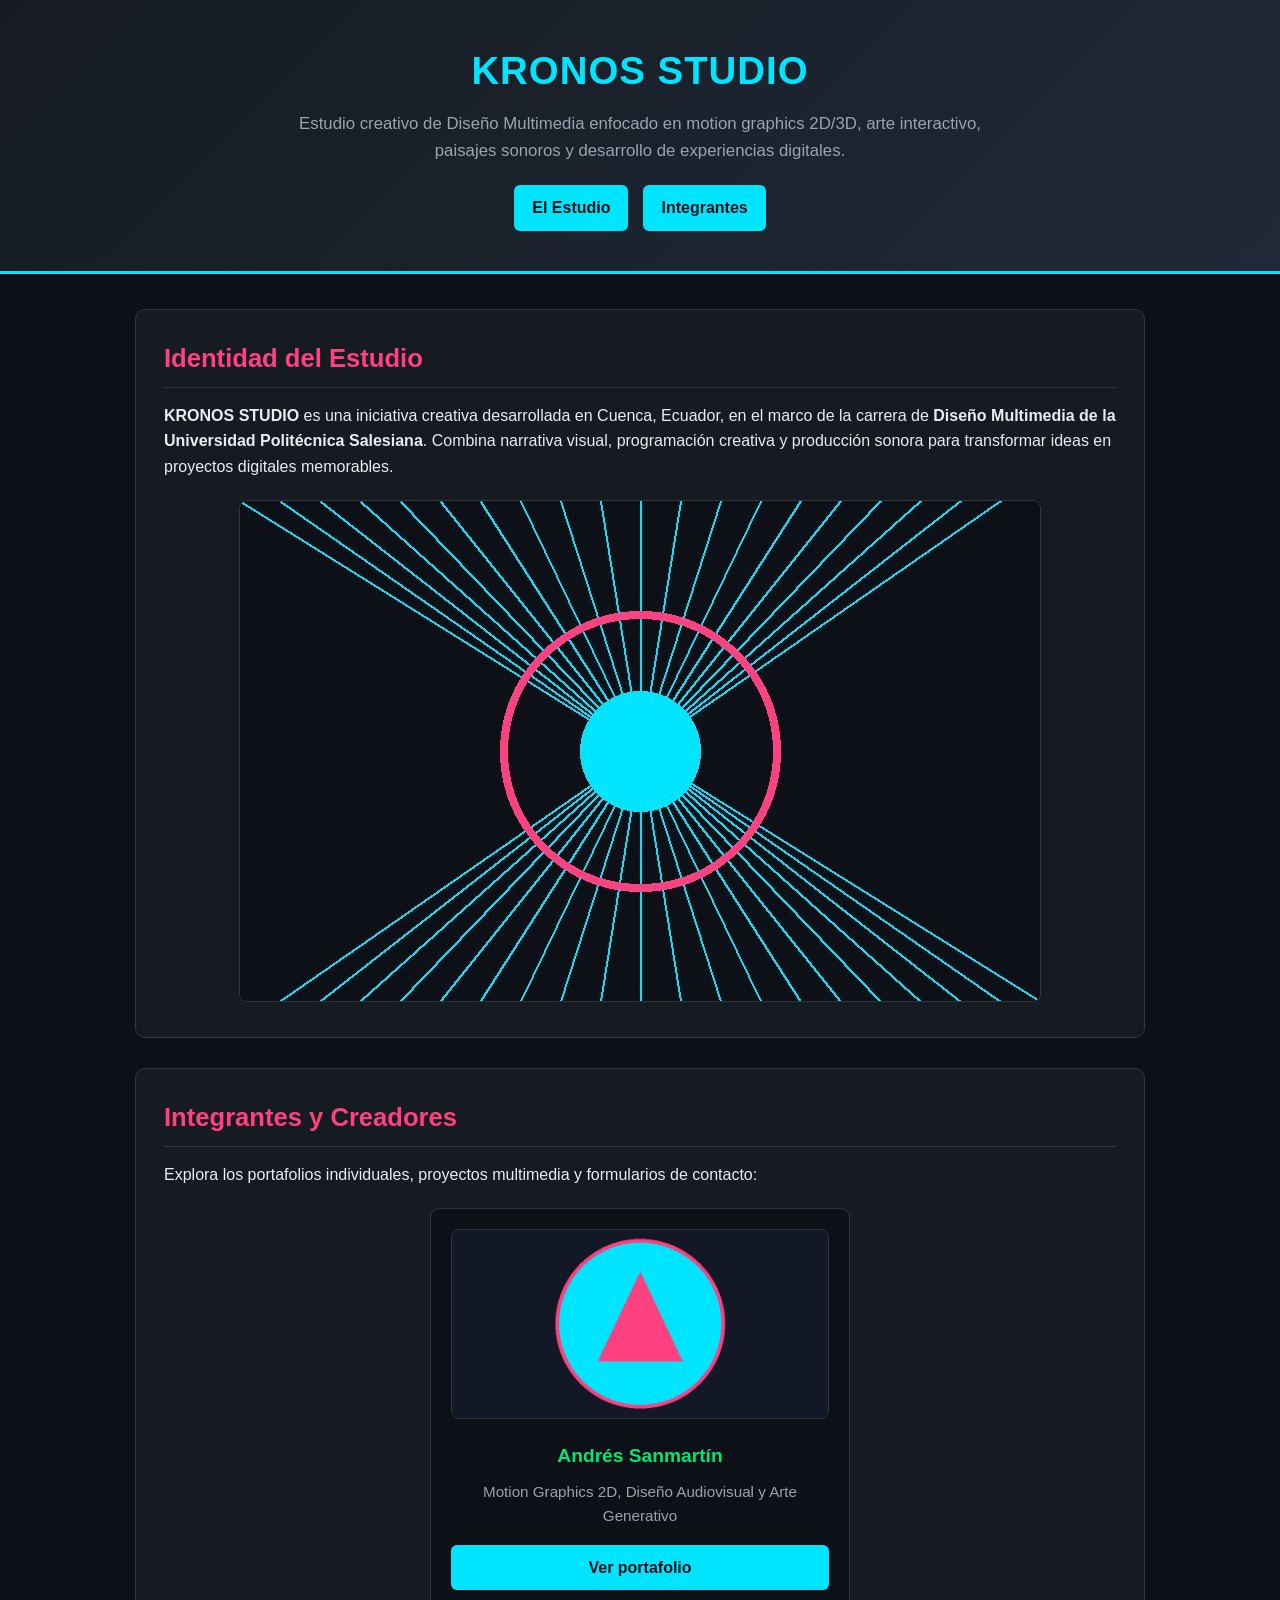
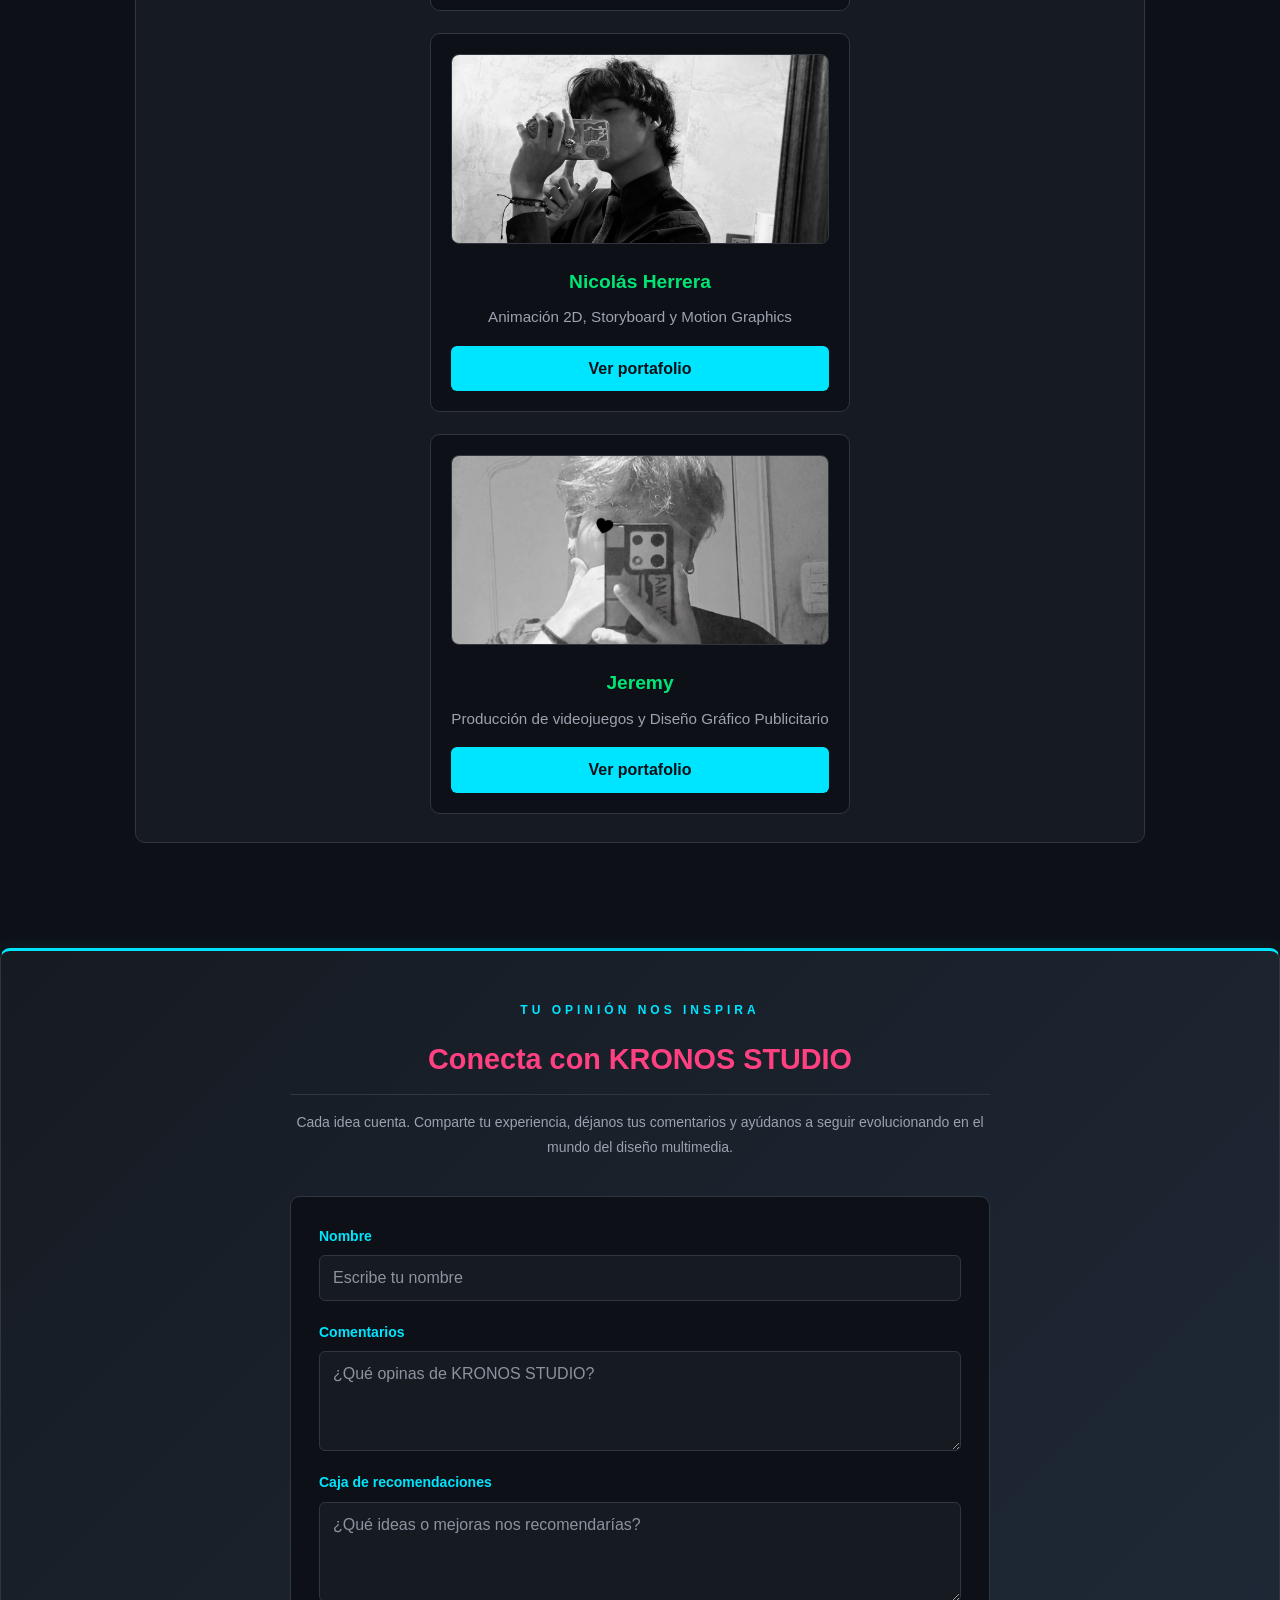
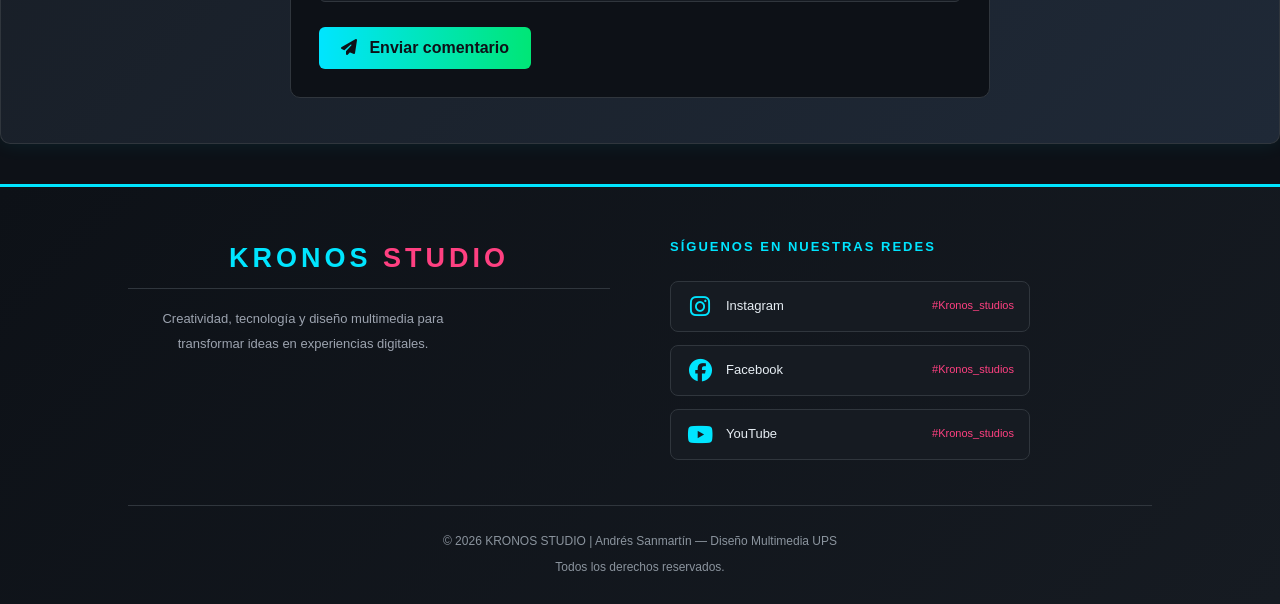
<file: index.html>
<!DOCTYPE html>
<html lang="es">
<head>
    <meta charset="UTF-8">
    <meta name="viewport" content="width=device-width, initial-scale=1.0">
    <meta name="description" content="KRONOS STUDIO - Estudio de Diseño Multimedia, Motion Graphics, Audio Digital y Experiencias Interactivas por Andrés Sanmartín.">
    <title>KRONOS STUDIO | Estudio de Diseño Multimedia</title>
    <link rel="stylesheet" href="estilos.css">
    <link rel="stylesheet" href="https://cdnjs.cloudflare.com/ajax/libs/font-awesome/6.5.2/css/all.min.css">
</head>
<body>

    <header class="hero-header">
        <h1>KRONOS STUDIO</h1>
        <p>
            Estudio creativo de Diseño Multimedia enfocado en motion graphics 2D/3D, 
            arte interactivo, paisajes sonoros y desarrollo de experiencias digitales.
        </p>
        <nav class="nav-bar">
            <a href="#sobre-el-estudio">El Estudio</a>
            <a href="#creador">Integrantes</a>
        </nav>
    </header>

    <main class="container">

        <section id="sobre-el-estudio">
            <h2>Identidad del Estudio</h2>
            <p>
                <strong>KRONOS STUDIO</strong> es una iniciativa creativa desarrollada en Cuenca, Ecuador, en el marco de la carrera de 
                <strong>Diseño Multimedia de la Universidad Politécnica Salesiana</strong>. Combina narrativa visual, 
                programación creativa y producción sonora para transformar ideas en proyectos digitales memorables.
            </p>
            <div class="banner-box">
                <img src="imagenes/portada.jpg" alt="Identidad visual geométrica y luminosa de Kronos Studio">
            </div>
        </section>

        <section id="creador">
            <h2>Integrantes y Creadores</h2>
            <p>Explora los portafolios individuales, proyectos multimedia y formularios de contacto:</p>

            <div class="grid-cards" style="max-width: 420px; margin: 20px auto 0 auto;">
                <article class="card">
                    <div>
                        <img src="imagenes/andres.jpg" alt="Avatar ilustrado de Andrés Sanmartín">
                        <h3>Andrés Sanmartín</h3>
                        <p>Motion Graphics 2D, Diseño Audiovisual y Arte Generativo</p>
                    </div>
                    <a class="btn-link" href="integrantes/andres/sanmar.html">Ver portafolio</a>
                </article>
                <article class="card">
                    <div>
                        <img src="imagenes/nicolas.jpg" alt="Avatar geométrico de Nicolás Herrera">
                        <h3>Nicolás Herrera</h3>
                        <p>Animación 2D, Storyboard y Motion Graphics</p>
                    </div>
                    <a class="btn-link" href="integrantes/nicolas/index.html">Ver portafolio</a>
                </article>
                <article class="card">
                    <div>
                        <img src="imagenes/jeremy.jpeg" alt="Fotografía de Jeremy Arévalo">
                        <h3>Jeremy</h3>
                        <p>Producción de videojuegos y Diseño Gráfico Publicitario</p>
                    </div>
                    <a class="btn-link" href="integrantes/jeremy/index.html">Ver portafolio</a>
                </article>
            </div>
        </section>

    </main>

<!-- SECCIÓN DE COMENTARIOS Y RECOMENDACIONES -->

<section id="comentarios" class="feedback-section">

    <div class="feedback-header">
        <span class="feedback-etiqueta">TU OPINIÓN NOS INSPIRA</span>
        <h2>Conecta con KRONOS STUDIO</h2>
        <p>
            Cada idea cuenta. Comparte tu experiencia, déjanos tus
            comentarios y ayúdanos a seguir evolucionando
            en el mundo del diseño multimedia.
        </p>
    </div>

    <form class="feedback-form">

        <div class="feedback-group">
            <label for="nombre-feedback">Nombre</label>
            <input
                type="text"
                id="nombre-feedback"
                name="nombre"
                placeholder="Escribe tu nombre"
                required>
        </div>

        <div class="feedback-group">
            <label for="comentario-feedback">Comentarios</label>
            <textarea
                id="comentario-feedback"
                name="comentario"
                rows="4"
                placeholder="¿Qué opinas de KRONOS STUDIO?"
                required></textarea>
        </div>

        <div class="feedback-group">
            <label for="recomendacion-feedback">
                Caja de recomendaciones
            </label>
            <textarea
                id="recomendacion-feedback"
                name="recomendacion"
                rows="4"
                placeholder="¿Qué ideas o mejoras nos recomendarías?"></textarea>
        </div>

        <button type="submit" class="feedback-button">
            <i class="fa-solid fa-paper-plane"></i>
            Enviar comentario
        </button>

    </form>

</section>

    
<!-- PIE DE PÁGINA -->

<footer class="footer-kronos">

    <div class="footer-content">

        <div class="footer-brand">
            <h2>KRONOS <span>STUDIO</span></h2>
            <p>
                Creatividad, tecnología y diseño multimedia
                para transformar ideas en experiencias digitales.
            </p>
        </div>

        <div class="footer-social">

            <h3>SÍGUENOS EN NUESTRAS REDES</h3>

            <a href="https://www.instagram.com/"
               target="_blank" rel="noopener noreferrer">
                <i class="fa-brands fa-instagram"></i>
                <span>Instagram</span>
                <strong>#Kronos_studios</strong>
            </a>

            <a href="https://www.facebook.com/"
               target="_blank" rel="noopener noreferrer">
                <i class="fa-brands fa-facebook"></i>
                <span>Facebook</span>
                <strong>#Kronos_studios</strong>
            </a>

            <a href="https://www.youtube.com/"
               target="_blank" rel="noopener noreferrer">
                <i class="fa-brands fa-youtube"></i>
                <span>YouTube</span>
                <strong>#Kronos_studios</strong>
            </a>

        </div>

    </div>

    <div class="footer-bottom">
        <p>
            © 2026 KRONOS STUDIO | Andrés Sanmartín
            — Diseño Multimedia UPS
        </p>
        <p>Todos los derechos reservados.</p>
    </div>

</footer>


</body>
</html>
</file>
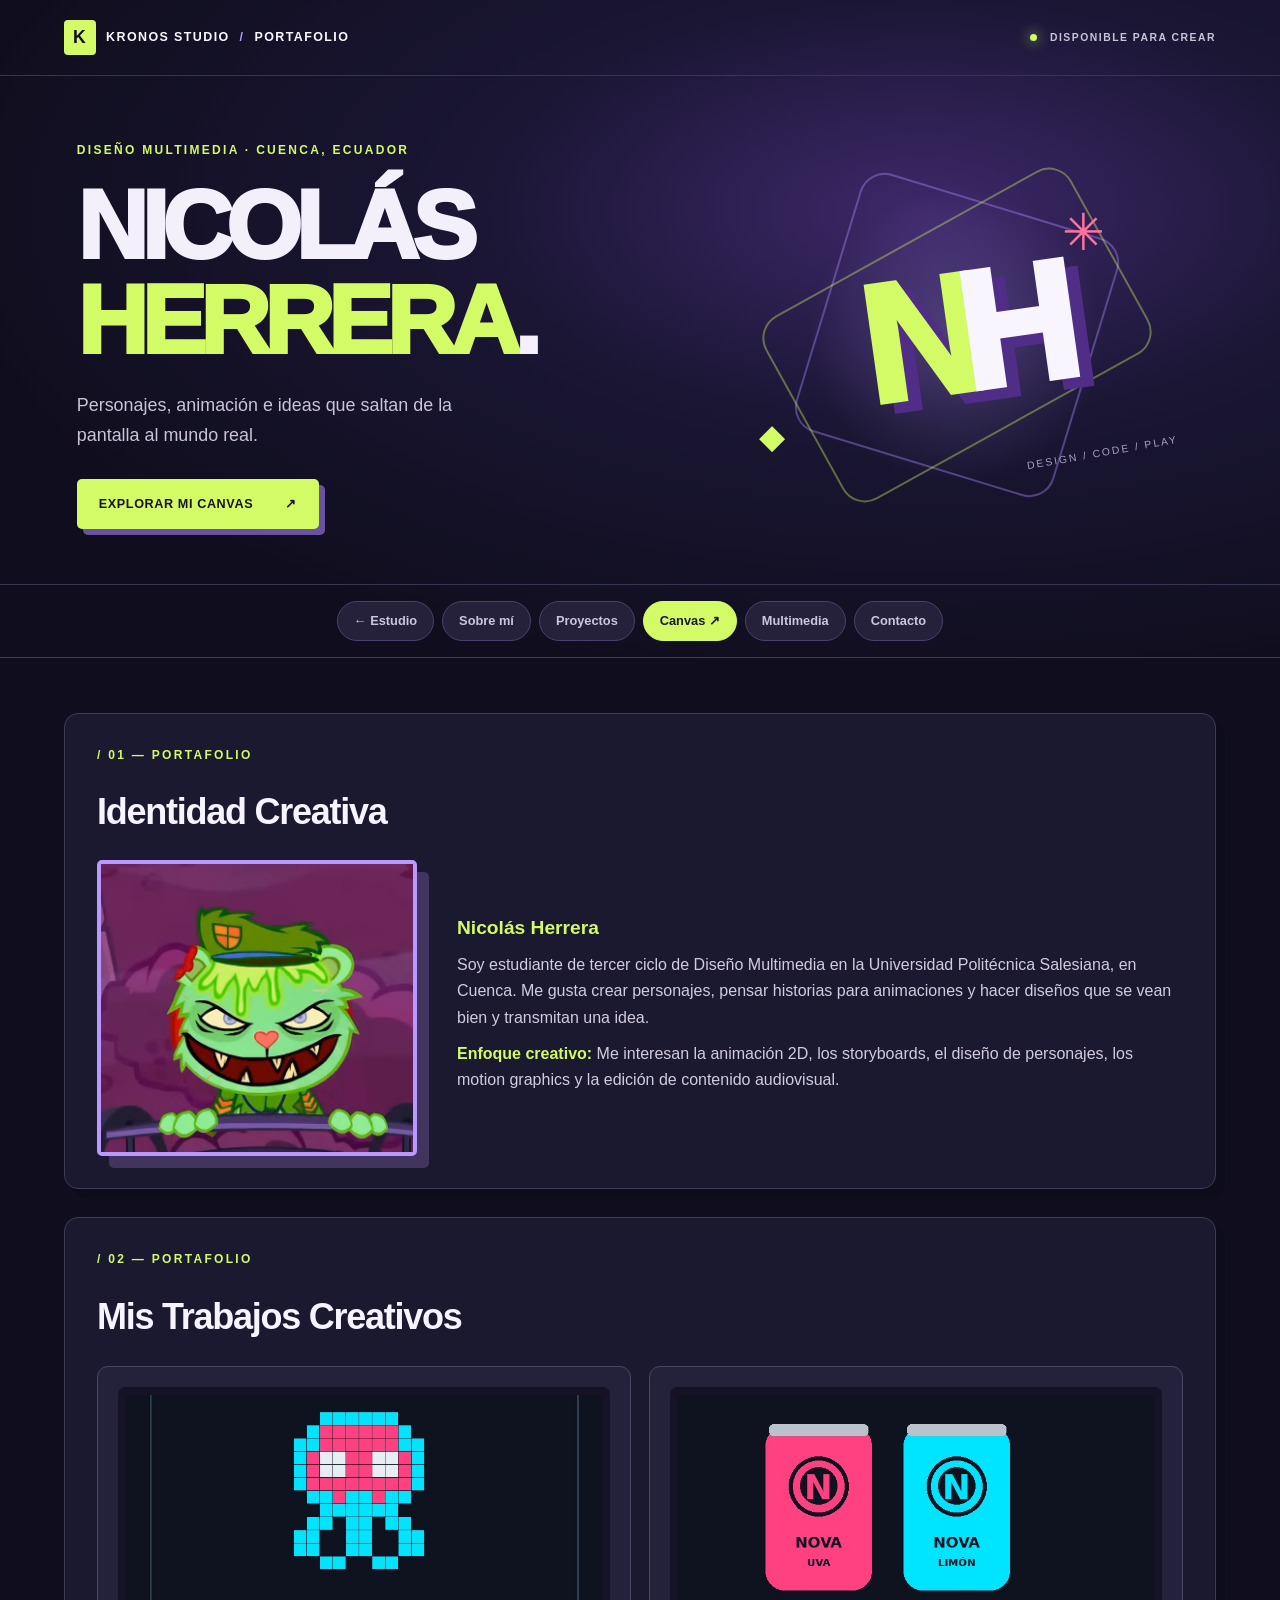
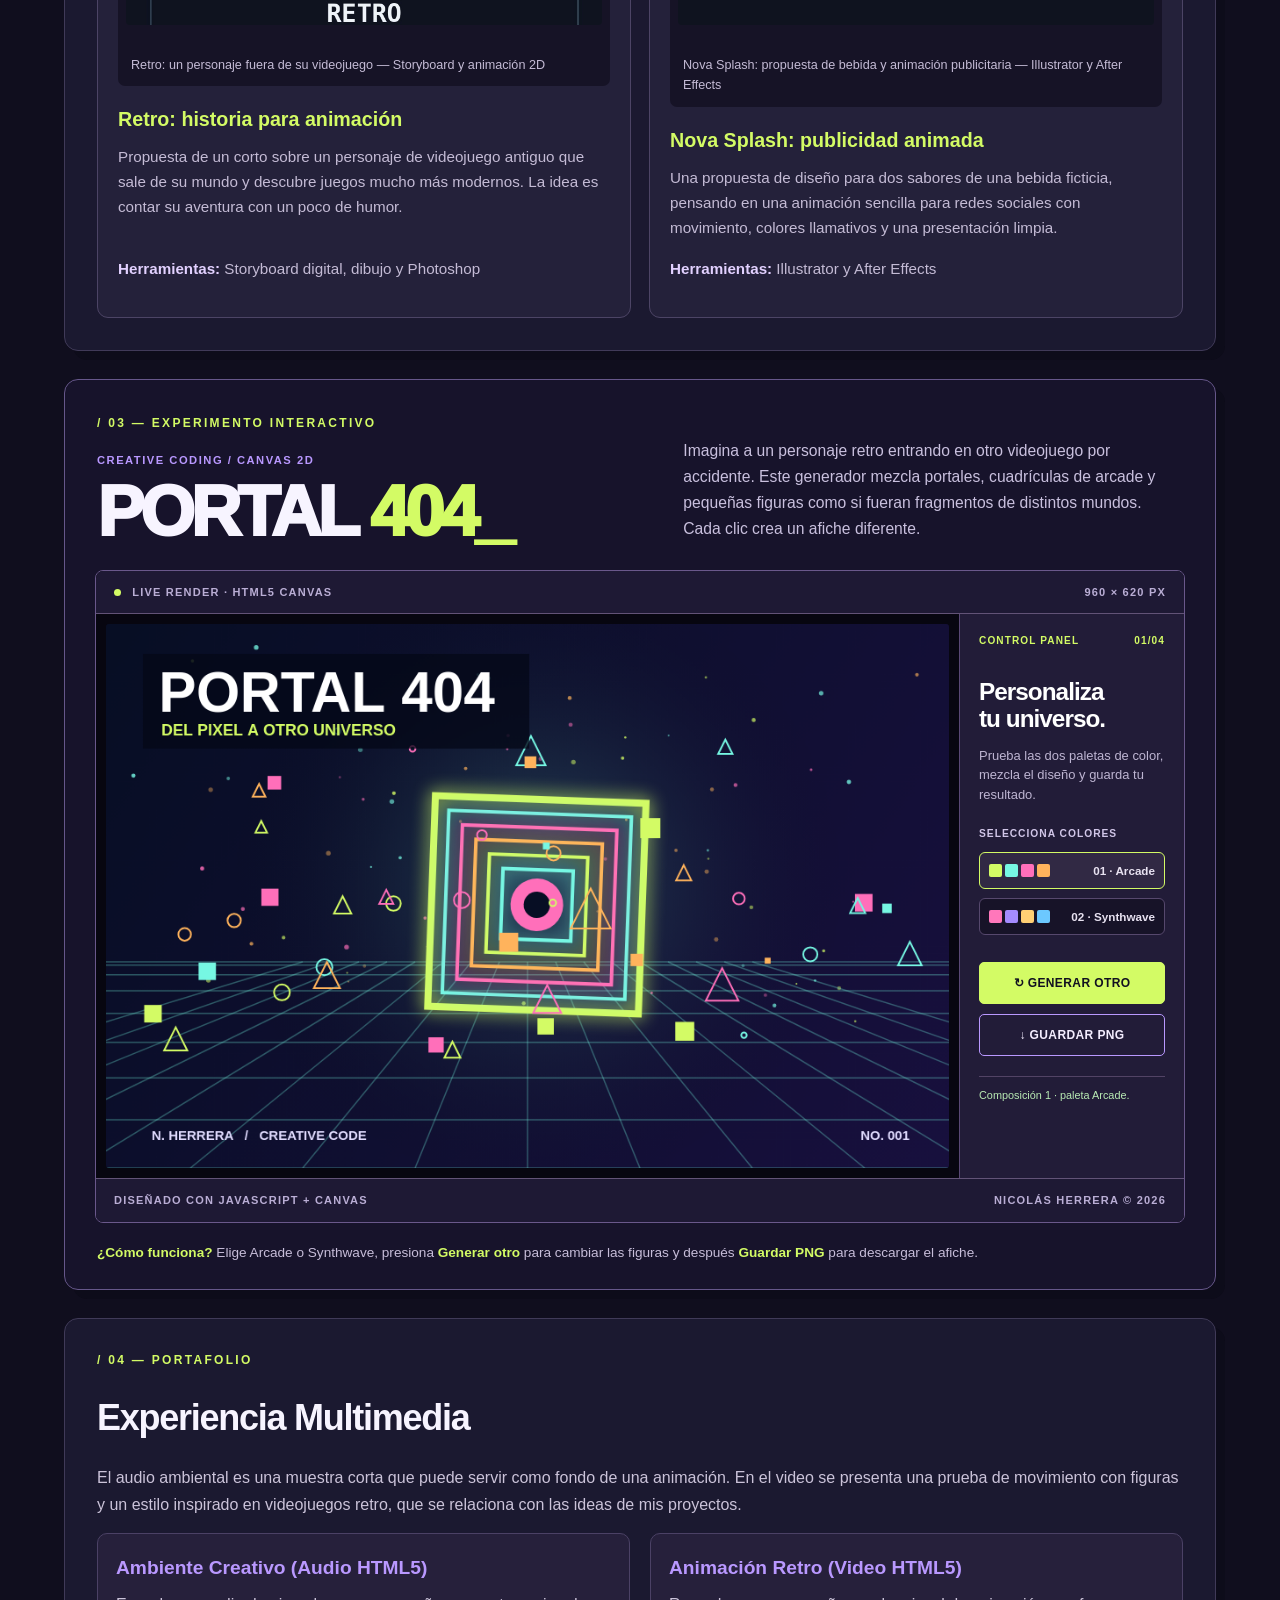
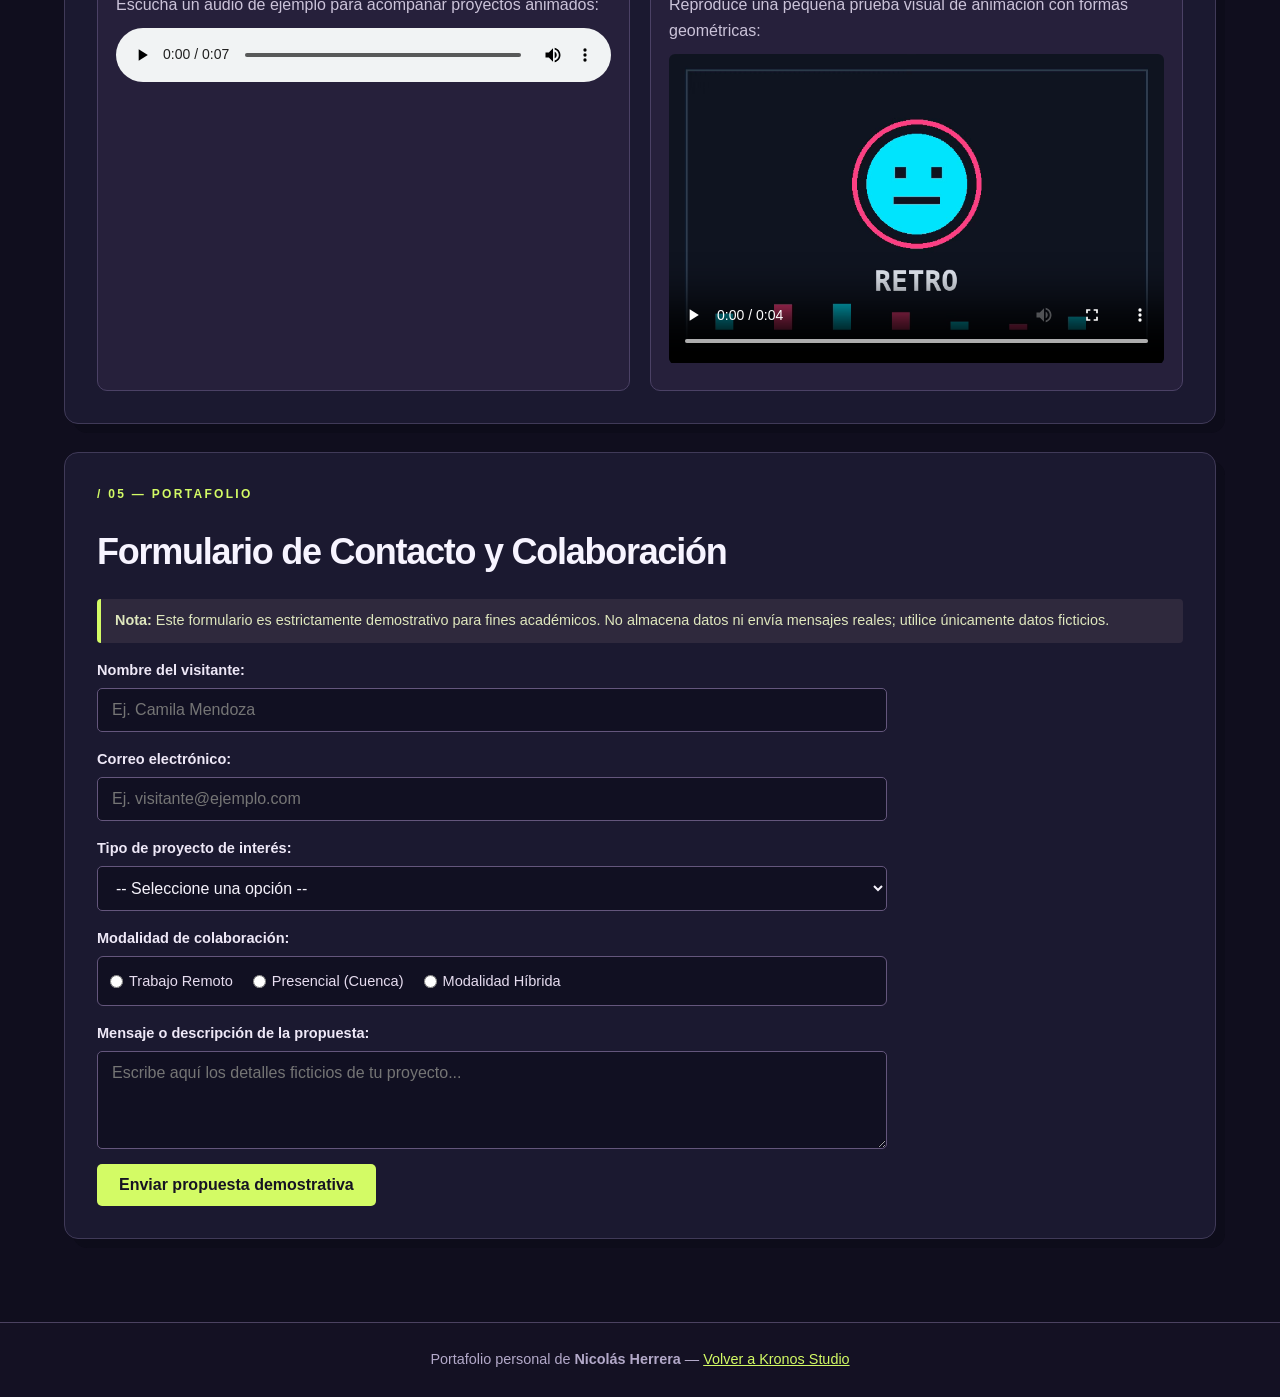
<file: integrantes/nicolas/index.html>
<!DOCTYPE html>
<html lang="es">
<head>
    <meta charset="UTF-8">
    <meta name="viewport" content="width=device-width, initial-scale=1.0">
    <meta name="description" content="Portafolio multimedia de Nicolás Herrera - Kronos Studio">
    <title>Nicolás Herrera | Kronos Studio</title>
    <link rel="stylesheet" href="../../estilos.css">
    <link rel="stylesheet" href="estilos-nicolas.css">
</head>
<body class="pagina-nicolas">

    <header class="hero-header" id="inicio">
        <div class="encabezado-superior">
            <a class="marca-estudio" href="../../index.html"><span class="marca-bloque">K</span> KRONOS STUDIO <span class="marca-separador">/</span> PORTAFOLIO</a>
            <span class="estado-creativo"><span class="punto-vivo"></span> DISPONIBLE PARA CREAR</span>
        </div>
        <div class="hero-contenido">
            <div class="hero-izquierda">
                <p class="eyebrow">DISEÑO MULTIMEDIA · CUENCA, ECUADOR</p>
                <h1>NICOLÁS<br><span>HERRERA<span class="punto-titulo">.</span></span></h1>
                <p class="bajada">Personajes, animación e ideas que saltan de la pantalla al mundo real.</p>
                <a class="boton-hero" href="#laboratorio-generativo">EXPLORAR MI CANVAS <span aria-hidden="true">↗</span></a>
            </div>
            <div class="hero-derecha" aria-hidden="true">
                <div class="orbita orbita-a"></div><div class="orbita orbita-b"></div>
                <div class="pixel-avatar">N<span>H</span></div>
                <span class="figura-flotante figura-uno">✳</span><span class="figura-flotante figura-dos">◆</span>
                <span class="marcador-sello">DESIGN / CODE / PLAY</span>
            </div>
        </div>
        <nav class="nav-bar" aria-label="Navegación personal">
            <a href="../../index.html">← Estudio</a>
            <a href="#identidad">Sobre mí</a>
            <a href="#proyectos">Proyectos</a>
            <a href="#laboratorio-generativo" class="nav-destacado">Canvas ↗</a>
            <a href="#multimedia">Multimedia</a>
            <a href="#contacto">Contacto</a>
        </nav>
    </header>

    <main class="container">

        <section id="identidad">
            <p class="seccion-numero">/ 01 — PORTAFOLIO</p>
            <h2>Identidad Creativa</h2>
            <div class="perfil-grid">
                <div>
                    <img src="imagenes/perfiluwu.jpg" alt="Identidad gráfica geométrica con las iniciales NH de Nicolás Herrera">
                </div>
                <div>
                    <h3>Nicolás Herrera</h3>
                    <p>Soy estudiante de tercer ciclo de Diseño Multimedia en la Universidad Politécnica Salesiana, en Cuenca. Me gusta crear personajes, pensar historias para animaciones y hacer diseños que se vean bien y transmitan una idea.</p>
                    <p><strong>Enfoque creativo:</strong> Me interesan la animación 2D, los storyboards, el diseño de personajes, los motion graphics y la edición de contenido audiovisual.</p>
                </div>
            </div>
        </section>

        <section id="proyectos">
            <p class="seccion-numero">/ 02 — PORTAFOLIO</p>
            <h2>Mis Trabajos Creativos</h2>
            <div class="grid-cards">
                <article class="card">
                    <div>
                        <figure>
                            <img src="imagenes/proyecto1.jpg" alt="Ilustración de un personaje pixel art del concepto Retro">
                            <figcaption>Retro: un personaje fuera de su videojuego &mdash; Storyboard y animación 2D</figcaption>
                        </figure>
                        <h3>Retro: historia para animación</h3>
                        <p>Propuesta de un corto sobre un personaje de videojuego antiguo que sale de su mundo y descubre juegos mucho más modernos. La idea es contar su aventura con un poco de humor.</p>
                    </div>
                    <p><strong>Herramientas:</strong> Storyboard digital, dibujo y Photoshop</p>
                </article>

                <article class="card">
                    <div>
                        <figure>
                            <img src="imagenes/proyecto2.jpg" alt="Ilustración gráfica de dos latas de Nova Splash, una rosada y otra celeste">
                            <figcaption>Nova Splash: propuesta de bebida y animación publicitaria &mdash; Illustrator y After Effects</figcaption>
                        </figure>
                        <h3>Nova Splash: publicidad animada</h3>
                        <p>Una propuesta de diseño para dos sabores de una bebida ficticia, pensando en una animación sencilla para redes sociales con movimiento, colores llamativos y una presentación limpia.</p>
                    </div>
                    <p><strong>Herramientas:</strong> Illustrator y After Effects</p>
                </article>
            </div>
        </section>

        <section id="laboratorio-generativo" class="laboratorio">
            <div class="lab-intro">
                <div>
                    <p class="seccion-numero">/ 03 — EXPERIMENTO INTERACTIVO</p>
                    <span class="lab-etiqueta">CREATIVE CODING / CANVAS 2D</span>
                    <h2>PORTAL <span>404_</span></h2>
                </div>
                <p class="lab-descripcion">Imagina a un personaje retro entrando en otro videojuego por accidente. Este generador mezcla portales, cuadrículas de arcade y pequeñas figuras como si fueran fragmentos de distintos mundos. Cada clic crea un afiche diferente.</p>
            </div>
            <div class="lab-marco">
                <div class="canvas-superior"><span><span class="led"></span> LIVE RENDER · HTML5 CANVAS</span><span>960 × 620 PX</span></div>
                <div class="lab-grid">
                    <div class="canvas-area">
                        <canvas id="canvasNicolas" width="960" height="620" role="img" aria-label="Afiche generativo PORTAL 404 con cuadrículas, portales de neón, figuras geométricas y texto. Cambia al usar los botones.">Tu navegador no admite Canvas HTML5.</canvas>
                    </div>
                    <aside class="panel-creative" aria-label="Controles del generador">
                        <div class="panel-cabecera"><span>CONTROL PANEL</span><span>01/04</span></div>
                        <h3>Personaliza<br>tu universo.</h3>
                        <p>Prueba las dos paletas de color, mezcla el diseño y guarda tu resultado.</p>
                        <div class="selector-paleta"><span>SELECCIONA COLORES</span>
                            <button type="button" id="nicoPaleta1" class="paleta-opcion activa" aria-pressed="true"><span class="muestras muestras-1" aria-hidden="true"><i></i><i></i><i></i><i></i></span><span>01 · Arcade</span></button>
                            <button type="button" id="nicoPaleta2" class="paleta-opcion" aria-pressed="false"><span class="muestras muestras-2" aria-hidden="true"><i></i><i></i><i></i><i></i></span><span>02 · Synthwave</span></button>
                        </div>
                        <div class="acciones-lab">
                            <button type="button" id="nicoGenerar" class="boton-generar">↻ GENERAR OTRO</button>
                            <button type="button" id="nicoGuardar" class="boton-descargar">↓ GUARDAR PNG</button>
                        </div>
                        <p id="nicoEstado" class="estado-panel" role="status" aria-live="polite">Afiche listo para explorar.</p>
                    </aside>
                </div>
                <div class="canvas-inferior"><span>DISEÑADO CON JAVASCRIPT + CANVAS</span><span>NICOLÁS HERRERA © 2026</span></div>
            </div>
            <p class="lab-nota"><strong>¿Cómo funciona?</strong> Elige Arcade o Synthwave, presiona <strong>Generar otro</strong> para cambiar las figuras y después <strong>Guardar PNG</strong> para descargar el afiche.</p>
        </section>

        <section id="multimedia">
            <p class="seccion-numero">/ 04 — PORTAFOLIO</p>
            <h2>Experiencia Multimedia</h2>
            <p>El audio ambiental es una muestra corta que puede servir como fondo de una animación. En el video se presenta una prueba de movimiento con figuras y un estilo inspirado en videojuegos retro, que se relaciona con las ideas de mis proyectos.</p>

            <div class="media-grid">
                <div class="media-box">
                    <h3>Ambiente Creativo (Audio HTML5)</h3>
                    <p>Escucha un audio de ejemplo para acompañar proyectos animados:</p>
                    <audio controls>
                        <source src="audio/ambiente.wav" type="audio/wav">
                        Tu navegador no soporta el elemento de audio HTML5.
                    </audio>
                </div>

                <div class="media-box">
                    <h3>Animación Retro (Video HTML5)</h3>
                    <p>Reproduce una pequeña prueba visual de animación con formas geométricas:</p>
                    <video controls width="480">
                        <source src="videos/presentacion.webm" type="video/webm">
                        Tu navegador no soporta el elemento de video HTML5.
                    </video>
                </div>
            </div>
        </section>

        <section id="contacto">
            <p class="seccion-numero">/ 05 — PORTAFOLIO</p>
            <h2>Formulario de Contacto y Colaboración</h2>
            <p class="aviso-demo">
                <strong>Nota:</strong> Este formulario es estrictamente demostrativo para fines académicos.
                No almacena datos ni envía mensajes reales; utilice únicamente datos ficticios.
            </p>

            <form class="contact-form" action="#" method="get" onsubmit="alert('Formulario demostrativo validado correctamente.'); return false;">
                <div class="form-group">
                    <label for="nombre">Nombre del visitante:</label>
                    <input type="text" id="nombre" name="nombre" placeholder="Ej. Camila Mendoza" required>
                </div>

                <div class="form-group">
                    <label for="correo">Correo electrónico:</label>
                    <input type="email" id="correo" name="correo" placeholder="Ej. visitante@ejemplo.com" required>
                </div>

                <div class="form-group">
                    <label for="tipo-proyecto">Tipo de proyecto de interés:</label>
                    <select id="tipo-proyecto" name="tipo-proyecto" required>
                        <option value="">-- Seleccione una opción --</option>
                        <option value="motion">Animación y Motion Graphics</option>
                        <option value="ilustracion">Ilustración Digital y Arte Conceptual</option>
                        <option value="web">Diseño de Interfaz Web Multimedia</option>
                        <option value="audio-video">Producción Audiovisual y Sonora</option>
                    </select>
                </div>

                <div class="form-group">
                    <label>Modalidad de colaboración:</label>
                    <div class="radio-group">
                        <label class="radio-option">
                            <input type="radio" name="modalidad" value="remoto" required> Trabajo Remoto
                        </label>
                        <label class="radio-option">
                            <input type="radio" name="modalidad" value="presencial"> Presencial (Cuenca)
                        </label>
                        <label class="radio-option">
                            <input type="radio" name="modalidad" value="hibrido"> Modalidad Híbrida
                        </label>
                    </div>
                </div>

                <div class="form-group">
                    <label for="mensaje">Mensaje o descripción de la propuesta:</label>
                    <textarea id="mensaje" name="mensaje" rows="4" placeholder="Escribe aquí los detalles ficticios de tu proyecto..." required></textarea>
                </div>

                <button type="submit">Enviar propuesta demostrativa</button>
            </form>
        </section>

    </main>

    <footer>
        <p>Portafolio personal de <strong>Nicolás Herrera</strong> &mdash; <a href="../../index.html">Volver a Kronos Studio</a></p>
    </footer>

    <script src="canvas.js"></script>
</body>
</html>
</file>
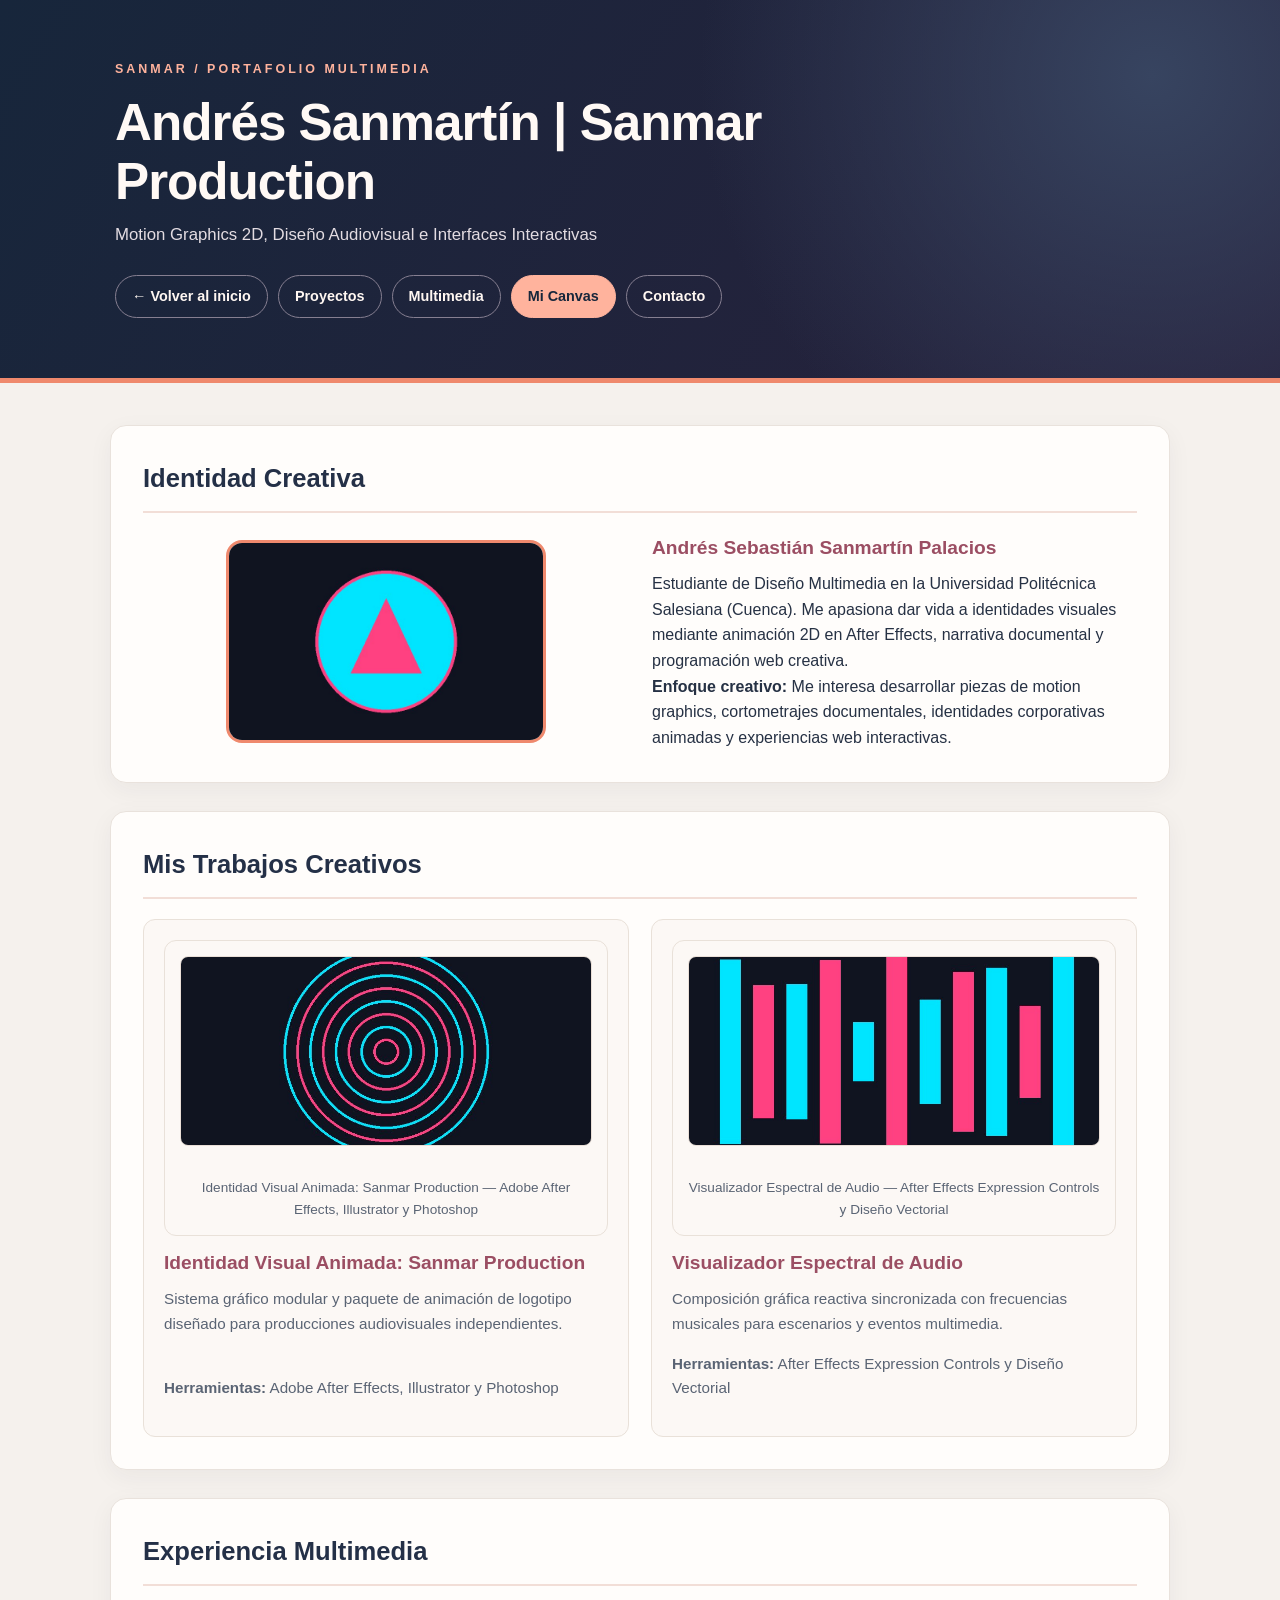
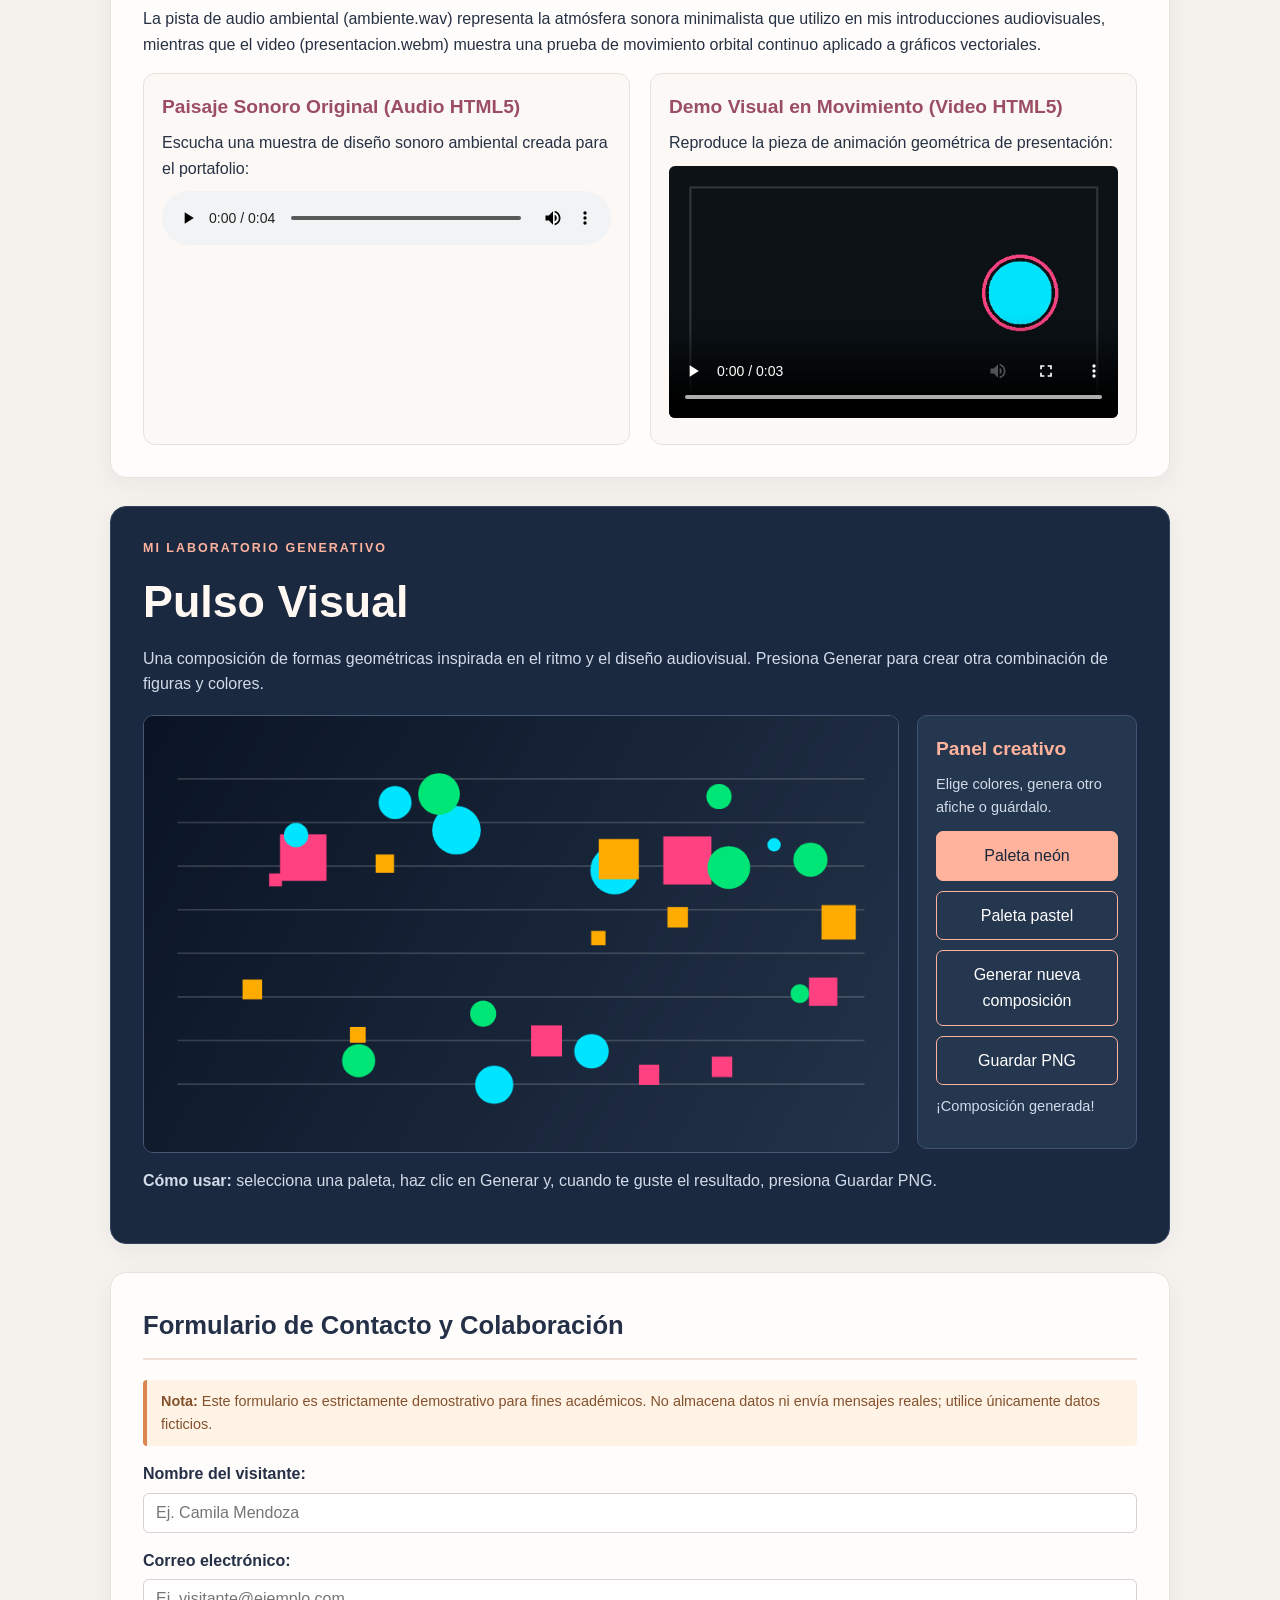
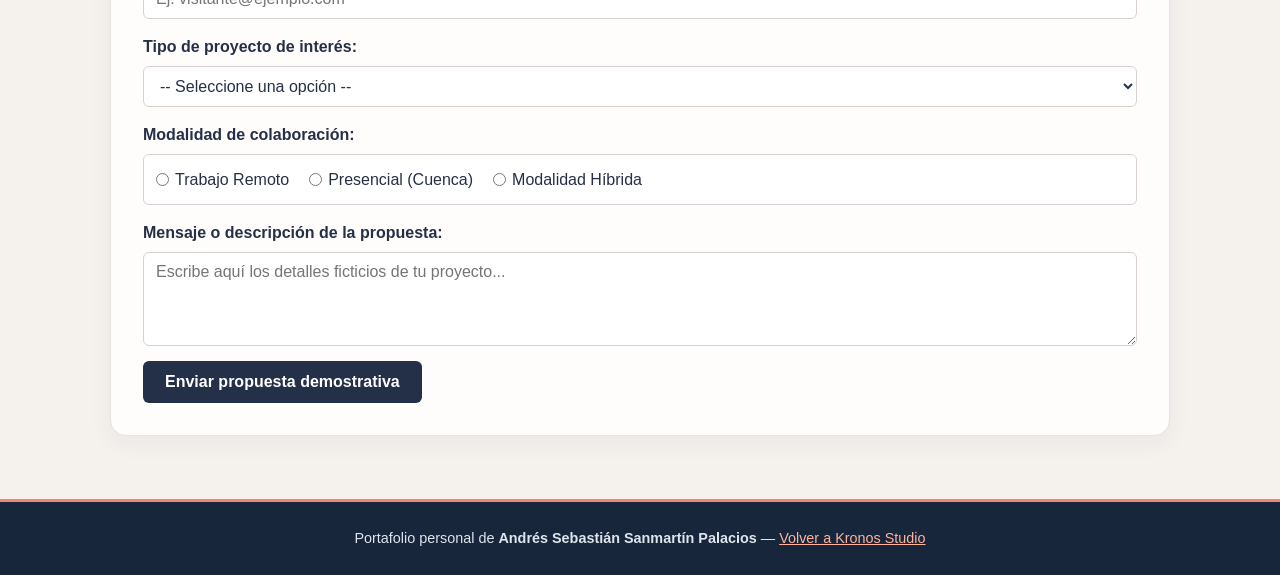
<file: integrantes/andres/sanmar.html>
<!DOCTYPE html>
<html lang="es">
<head>
    <meta charset="UTF-8">
    <meta name="viewport" content="width=device-width, initial-scale=1.0">
    <meta name="description" content="Portafolio multimedia de Andrés Sebastián Sanmartín Palacios - Kronos Studio">
    <title>Andrés Sanmartín | Sanmar Production | Kronos Studio</title>
    <link rel="stylesheet" href="../../estilos.css">
    <link rel="stylesheet" href="estilos-personales.css">
</head>
<body class="pagina-andres">

    <header class="hero-header">
        <p class="marca-personal">SANMAR / PORTAFOLIO MULTIMEDIA</p>
        <h1>Andrés Sanmartín | Sanmar Production</h1>
        <p>Motion Graphics 2D, Diseño Audiovisual e Interfaces Interactivas</p>
        <nav class="nav-bar">
            <a href="../../index.html">&larr; Volver al inicio</a>
            <a href="#proyectos">Proyectos</a>
            <a href="#multimedia">Multimedia</a>
            <a class="acceso-canvas" href="#laboratorio-generativo">Mi Canvas</a>
            <a href="#contacto">Contacto</a>
        </nav>
    </header>

    <main class="container">

        <section id="identidad">
            <h2>Identidad Creativa</h2>
            <div class="perfil-grid">
                <div>
                    <img src="imagenes/perfil.jpg" alt="Identidad visual y retrato geométrico de Andrés Sebastián Sanmartín Palacios">
                </div>
                <div>
                    <h3>Andrés Sebastián Sanmartín Palacios</h3>
                    <p>Estudiante de Diseño Multimedia en la Universidad Politécnica Salesiana (Cuenca). Me apasiona dar vida a identidades visuales mediante animación 2D en After Effects, narrativa documental y programación web creativa.</p>
                    <p><strong>Enfoque creativo:</strong> Me interesa desarrollar piezas de motion graphics, cortometrajes documentales, identidades corporativas animadas y experiencias web interactivas.</p>
                </div>
            </div>
        </section>

        <section id="proyectos">
            <h2>Mis Trabajos Creativos</h2>
            <div class="grid-cards">
                <article class="card">
                    <div>
                        <figure>
                            <img src="imagenes/proyecto1.jpg" alt="Vista previa del proyecto Identidad Visual Animada: Sanmar Production">
                            <figcaption>Identidad Visual Animada: Sanmar Production &mdash; Adobe After Effects, Illustrator y Photoshop</figcaption>
                        </figure>
                        <h3>Identidad Visual Animada: Sanmar Production</h3>
                        <p>Sistema gráfico modular y paquete de animación de logotipo diseñado para producciones audiovisuales independientes.</p>
                    </div>
                    <p><strong>Herramientas:</strong> Adobe After Effects, Illustrator y Photoshop</p>
                </article>

                <article class="card">
                    <div>
                        <figure>
                            <img src="imagenes/proyecto2.jpg" alt="Vista previa del proyecto Visualizador Espectral de Audio">
                            <figcaption>Visualizador Espectral de Audio &mdash; After Effects Expression Controls y Diseño Vectorial</figcaption>
                        </figure>
                        <h3>Visualizador Espectral de Audio</h3>
                        <p>Composición gráfica reactiva sincronizada con frecuencias musicales para escenarios y eventos multimedia.</p>
                    </div>
                    <p><strong>Herramientas:</strong> After Effects Expression Controls y Diseño Vectorial</p>
                </article>
            </div>
        </section>

        <section id="multimedia">
            <h2>Experiencia Multimedia</h2>
            <p>La pista de audio ambiental (ambiente.wav) representa la atmósfera sonora minimalista que utilizo en mis introducciones audiovisuales, mientras que el video (presentacion.webm) muestra una prueba de movimiento orbital continuo aplicado a gráficos vectoriales.</p>

            <div class="media-grid">
                <div class="media-box">
                    <h3>Paisaje Sonoro Original (Audio HTML5)</h3>
                    <p>Escucha una muestra de diseño sonoro ambiental creada para el portafolio:</p>
                    <audio controls>
                        <source src="audio/ambiente.wav" type="audio/wav">
                        Tu navegador no soporta el elemento de audio HTML5.
                    </audio>
                </div>

                <div class="media-box">
                    <h3>Demo Visual en Movimiento (Video HTML5)</h3>
                    <p>Reproduce la pieza de animación geométrica de presentación:</p>
                    <video controls width="480">
                        <source src="videos/presentacion.webm" type="video/webm">
                        Tu navegador no soporta el elemento de video HTML5.
                    </video>
                </div>
            </div>
        </section>

        <section id="laboratorio-generativo">
            <p class="canvas-etiqueta">MI LABORATORIO GENERATIVO</p>
            <h2 class="titulo-canvas">Pulso Visual</h2>
            <p>Una composición de formas geométricas inspirada en el ritmo y el diseño audiovisual.
               Presiona Generar para crear otra combinación de figuras y colores.</p>

            <div class="canvas-contenedor">
                <div class="canvas-dibujo">
                    <canvas id="miCanvas" width="900" height="520" aria-label="Composición gráfica sin texto, creada con círculos, cuadrados y líneas">
                        Tu navegador no admite Canvas.
                    </canvas>
                </div>

                <div class="canvas-controles">
                    <h3>Panel creativo</h3>
                    <p>Elige colores, genera otro afiche o guárdalo.</p>
                    <button type="button" id="paleta1" class="seleccionada">Paleta neón</button>
                    <button type="button" id="paleta2">Paleta pastel</button>
                    <button type="button" id="generar">Generar nueva composición</button>
                    <button type="button" id="guardar">Guardar PNG</button>
                    <p id="mensajeCanvas" aria-live="polite">Composición lista.</p>
                </div>
            </div>
            <p class="canvas-instrucciones"><strong>Cómo usar:</strong> selecciona una paleta, haz clic en Generar y, cuando te guste el resultado, presiona Guardar PNG.</p>
        </section>

        <section id="contacto">
            <h2>Formulario de Contacto y Colaboración</h2>
            <p class="aviso-demo">
                <strong>Nota:</strong> Este formulario es estrictamente demostrativo para fines académicos. 
                No almacena datos ni envía mensajes reales; utilice únicamente datos ficticios.
            </p>

            <form class="contact-form" action="#" method="get" onsubmit="alert('Formulario demostrativo validado correctamente.'); return false;">
                <div class="form-group">
                    <label for="nombre">Nombre del visitante:</label>
                    <input type="text" id="nombre" name="nombre" placeholder="Ej. Camila Mendoza" required>
                </div>

                <div class="form-group">
                    <label for="correo">Correo electrónico:</label>
                    <input type="email" id="correo" name="correo" placeholder="Ej. visitante@ejemplo.com" required>
                </div>

                <div class="form-group">
                    <label for="tipo-proyecto">Tipo de proyecto de interés:</label>
                    <select id="tipo-proyecto" name="tipo-proyecto" required>
                        <option value="">-- Seleccione una opción --</option>
                        <option value="motion">Animación y Motion Graphics</option>
                        <option value="ilustracion">Ilustración Digital y Arte Conceptual</option>
                        <option value="web">Diseño de Interfaz Web Multimedia</option>
                        <option value="audio-video">Producción Audiovisual y Sonora</option>
                    </select>
                </div>

                <div class="form-group">
                    <label>Modalidad de colaboración:</label>
                    <div class="radio-group">
                        <label class="radio-option">
                            <input type="radio" name="modalidad" value="remoto" required> Trabajo Remoto
                        </label>
                        <label class="radio-option">
                            <input type="radio" name="modalidad" value="presencial"> Presencial (Cuenca)
                        </label>
                        <label class="radio-option">
                            <input type="radio" name="modalidad" value="hibrido"> Modalidad Híbrida
                        </label>
                    </div>
                </div>

                <div class="form-group">
                    <label for="mensaje">Mensaje o descripción de la propuesta:</label>
                    <textarea id="mensaje" name="mensaje" rows="4" placeholder="Escribe aquí los detalles ficticios de tu proyecto..." required></textarea>
                </div>

                <button type="submit">Enviar propuesta demostrativa</button>
            </form>
        </section>

    </main>

    <footer>
        <p>Portafolio personal de <strong>Andrés Sebastián Sanmartín Palacios</strong> &mdash; <a href="../../index.html">Volver a Kronos Studio</a></p>
    </footer>

    <script src="canvas.js"></script>
</body>
</html>
</file>
<file: estilos.css>
* {
    box-sizing: border-box;
    margin: 0;
    padding: 0;
}
body {
    background-color: #0d1117;
    color: #e6edf3;
    font-family: 'Segoe UI', Roboto, Helvetica, Arial, sans-serif;
    line-height: 1.6;
}
.hero-header {
    background: linear-gradient(135deg, #161b22 0%, #1f2937 100%);
    border-bottom: 3px solid #00e5ff;
    padding: 40px 20px;
    text-align: center;
}
.hero-header h1 {
    font-size: 2.4rem;
    color: #00e5ff;
    letter-spacing: 1px;
    margin-bottom: 10px;
}
.hero-header p {
    max-width: 720px;
    margin: 0 auto 20px auto;
    color: #9ca3af;
    font-size: 1.05rem;
}
.nav-bar {
    display: flex;
    justify-content: center;
    flex-wrap: wrap;
    gap: 15px;
    margin-top: 15px;
}
.nav-bar a, .btn-link {
    display: inline-block;
    background-color: #00e5ff;
    color: #0d1117;
    text-decoration: none;
    font-weight: bold;
    padding: 10px 18px;
    border-radius: 6px;
    transition: background-color 0.2s ease, transform 0.2s ease;
}
.nav-bar a:hover, .btn-link:hover {
    background-color: #ff4081;
    color: #ffffff;
    transform: translateY(-2px);
}
.container {
    max-width: 1050px;
    margin: 0 auto;
    padding: 35px 20px;
}
section {
    background-color: #161b22;
    border: 1px solid #30363d;
    border-radius: 10px;
    padding: 28px;
    margin-bottom: 30px;
}
h2 {
    color: #ff4081;
    font-size: 1.6rem;
    margin-bottom: 15px;
    border-bottom: 1px solid #30363d;
    padding-bottom: 8px;
}
h3 {
    color: #00e676;
    font-size: 1.2rem;
    margin-bottom: 8px;
}
.banner-box {
    text-align: center;
    margin-top: 20px;
}
.banner-box img {
    max-width: 100%;
    height: auto;
    border-radius: 8px;
    border: 1px solid #30363d;
}
.grid-cards {
    display: grid;
    grid-template-columns: repeat(auto-fit, minmax(270px, 1fr));
    gap: 22px;
    margin-top: 20px;
}
.card {
    background-color: #0d1117;
    border: 1px solid #30363d;
    border-radius: 10px;
    padding: 20px;
    text-align: center;
    display: flex;
    flex-direction: column;
    justify-content: space-between;
}
.card img {
    width: 100%;
    height: 190px;
    object-fit: cover;
    border-radius: 8px;
    margin-bottom: 15px;
    border: 1px solid #30363d;
}
.card p {
    color: #9ca3af;
    margin-bottom: 16px;
    font-size: 0.95rem;
}
.perfil-grid {
    display: grid;
    grid-template-columns: repeat(auto-fit, minmax(260px, 1fr));
    gap: 24px;
    align-items: center;
}
.perfil-grid img {
    width: 100%;
    max-width: 320px;
    border-radius: 10px;
    border: 2px solid #00e5ff;
    display: block;
    margin: 0 auto;
}
figure {
    background-color: #0d1117;
    border: 1px solid #30363d;
    border-radius: 8px;
    padding: 15px;
    margin-bottom: 12px;
    text-align: center;
}
figure img {
    width: 100%;
    max-height: 220px;
    object-fit: cover;
    border-radius: 6px;
}
figcaption {
    color: #9ca3af;
    font-size: 0.85rem;
    margin-top: 8px;
}
.media-grid {
    display: grid;
    grid-template-columns: repeat(auto-fit, minmax(300px, 1fr));
    gap: 20px;
    margin-top: 15px;
}
.media-box {
    background-color: #0d1117;
    border: 1px solid #30363d;
    border-radius: 8px;
    padding: 18px;
}
audio, video {
    width: 100%;
    margin-top: 10px;
    border-radius: 6px;
}
.contact-form {
    display: flex;
    flex-direction: column;
    gap: 15px;
    margin-top: 15px;
}
.form-group {
    display: flex;
    flex-direction: column;
    gap: 6px;
}
.form-group label {
    font-weight: bold;
    color: #e6edf3;
}
input[type="text"],
input[type="email"],
select,
textarea {
    background-color: #0d1117;
    border: 1px solid #30363d;
    border-radius: 6px;
    color: #e6edf3;
    padding: 10px 12px;
    font-size: 1rem;
    font-family: inherit;
}
input:focus, select:focus, textarea:focus {
    outline: none;
    border-color: #00e5ff;
}
.radio-group {
    display: flex;
    flex-wrap: wrap;
    gap: 20px;
    background-color: #0d1117;
    border: 1px solid #30363d;
    padding: 12px;
    border-radius: 6px;
}
.radio-option {
    display: flex;
    align-items: center;
    gap: 6px;
    font-weight: normal !important;
}
button[type="submit"] {
    background-color: #00e676;
    color: #0d1117;
    border: none;
    padding: 12px 22px;
    font-size: 1rem;
    font-weight: bold;
    border-radius: 6px;
    cursor: pointer;
    align-self: flex-start;
}
button[type="submit"]:hover {
    background-color: #00c853;
}
.aviso-demo {
    background-color: #1f2937;
    border-left: 4px solid #ffab00;
    padding: 10px 14px;
    font-size: 0.9rem;
    color: #fcd34d;
    border-radius: 4px;
}
footer {
    background-color: #161b22;
    border-top: 1px solid #30363d;
    text-align: center;
    padding: 25px 20px;
    color: #8b949e;
    font-size: 0.9rem;
}

/* =========================================
   COMENTARIOS Y RECOMENDACIONES
========================================= */

.feedback-section {
    padding: 45px 28px;
    background: linear-gradient(135deg, #161b22, #1f2937);
    border: 1px solid #30363d;
    border-top: 3px solid #00e5ff;
    border-radius: 10px;
    margin: 40px auto;
    box-shadow: 0 0 20px #00e5ff15;
}

.feedback-header {
    text-align: center;
    max-width: 700px;
    margin: 0 auto 35px;
}

.feedback-etiqueta {
    color: #00e5ff;
    font-size: 12px;
    font-weight: bold;
    letter-spacing: 4px;
}

.feedback-header h2 {
    color: #ff4081;
    font-size: 1.8rem;
    margin: 15px 0;
    border-bottom: 1px solid #30363d;
    padding-bottom: 12px;
}

.feedback-header p {
    color: #9ca3af;
    line-height: 1.8;
    font-size: 14px;
}

/* FORMULARIO */

.feedback-form {
    max-width: 700px;
    margin: auto;
    padding: 28px;
    display: flex;
    flex-direction: column;
    gap: 20px;
    background-color: #0d1117;
    border: 1px solid #30363d;
    border-radius: 10px;
}

.feedback-group {
    display: flex;
    flex-direction: column;
    gap: 8px;
}

.feedback-group label {
    color: #00e5ff;
    font-size: 14px;
    font-weight: bold;
}

.feedback-group input,
.feedback-group textarea {
    width: 100%;
    padding: 13px;
    background-color: #161b22;
    border: 1px solid #30363d;
    border-radius: 6px;
    color: #e6edf3;
    font-size: 1rem;
    font-family: inherit;
    outline: none;
    transition: 0.3s;
}

.feedback-group input::placeholder,
.feedback-group textarea::placeholder {
    color: #8b949e;
}

.feedback-group input:focus,
.feedback-group textarea:focus {
    border-color: #00e5ff;
    box-shadow: 0 0 10px #00e5ff22;
}

.feedback-group textarea {
    resize: vertical;
}

.feedback-button {
    padding: 13px 22px;
    margin-top: 5px;
    background: linear-gradient(90deg, #00e5ff, #00e676);
    color: #0d1117;
    border: none;
    border-radius: 6px;
    font-family: inherit;
    font-size: 15px;
    font-weight: bold;
    cursor: pointer;
    align-self: flex-start;
    transition: 0.3s;
}

.feedback-button i {
    margin-right: 8px;
}

.feedback-button:hover {
    background: #ff4081;
    color: white;
    transform: translateY(-3px);
    box-shadow: 0 5px 15px #ff408155;
}

/* =========================================
   FOOTER KRONOS STUDIO
========================================= */

.footer-kronos {
    background: linear-gradient(135deg, #0d1117, #161b22);
    padding: 50px 10% 20px;
    border-top: 3px solid #00e5ff;
}

.footer-content {
    display: grid;
    grid-template-columns: 1fr 1fr;
    gap: 60px;
    max-width: 1100px;
    margin: auto;
    align-items: start;
}

/* IDENTIDAD DEL ESTUDIO */

.footer-brand h2 {
    font-size: 27px;
    letter-spacing: 4px;
    color: #00e5ff;
    margin-bottom: 18px;
}

.footer-brand h2 span {
    color: #ff4081;
}

.footer-brand p {
    max-width: 350px;
    color: #9ca3af;
    font-size: 13px;
    line-height: 1.9;
}

/* REDES SOCIALES A LA IZQUIERDA */

.footer-social {
    display: flex;
    flex-direction: column;
    align-items: flex-start;
    gap: 13px;
}

.footer-social h3 {
    color: #00e5ff;
    font-size: 13px;
    letter-spacing: 2px;
    margin-bottom: 10px;
}

.footer-social a {
    display: flex;
    align-items: center;
    gap: 12px;
    width: 100%;
    max-width: 360px;
    margin: 0;
    padding: 13px 15px;
    background-color: #161b22;
    border: 1px solid #30363d;
    border-radius: 8px;
    color: #e6edf3;
    text-decoration: none;
    transition: 0.3s;
}

.footer-social a i {
    font-size: 23px;
    width: 28px;
    text-align: center;
    color: #00e5ff;
    transition: 0.3s;
}

.footer-social a span {
    font-size: 13px;
    color: #e6edf3;
}

.footer-social a strong {
    margin-left: auto;
    font-size: 11px;
    color: #ff4081;
    font-weight: 500;
}

.footer-social a:hover {
    border-color: #00e5ff;
    background-color: #1f2937;
    transform: translateX(6px);
    box-shadow: 0 0 12px #00e5ff22;
}

.footer-social a:hover i {
    color: #ff4081;
    transform: scale(1.15);
}

/* FRANJA INFERIOR */

.footer-bottom {
    max-width: 1100px;
    margin: 45px auto 0;
    padding-top: 20px;
    border-top: 1px solid #30363d;
    text-align: center;
}

.footer-bottom p {
    color: #8b949e;
    font-size: 12px;
    line-height: 1.8;
    margin: 5px;
}

/* =========================================
   DISEÑO RESPONSIVE
========================================= */

@media (max-width: 850px) {

    .footer-content {
        grid-template-columns: 1fr;
        gap: 35px;
    }

    .footer-brand {
        text-align: center;
    }

    .footer-brand p {
        margin: auto;
    }

    .footer-social {
        align-items: flex-start;
        width: 100%;
    }

    .footer-social a {
        max-width: 100%;
    }
}

@media (max-width: 600px) {

    .feedback-section {
        padding: 35px 18px;
    }

    .feedback-form {
        padding: 20px 15px;
    }

    .feedback-header h2 {
        font-size: 1.4rem;
    }

    .footer-kronos {
        padding: 40px 6% 20px;
    }

    .footer-social a {
        gap: 8px;
        padding: 12px 10px;
    }

    .footer-social a strong {
        font-size: 10px;
    }

    .footer-bottom p {
        font-size: 11px;
    }
}
</file>
<file: integrantes/nicolas/estilos-nicolas.css>
/* PORTAFOLIO DE NICOLÁS - Identidad arcade editorial, independiente del diseño de Andrés */
:root{--nico-fondo:#100e1e;--nico-panel:#1b1930;--nico-tarjeta:#24213a;--nico-borde:#403a58;--nico-texto:#f5f3ff;--nico-apagado:#bdb6cd;--nico-lima:#d3fb65;--nico-lavanda:#b998ff;--nico-rosa:#ff729c}
html{scroll-behavior:smooth}
.pagina-nicolas{background:var(--nico-fondo);color:var(--nico-texto);font-family:'Trebuchet MS','Segoe UI',Arial,sans-serif;line-height:1.65}
.pagina-nicolas a{color:inherit}
.pagina-nicolas .hero-header{padding:0;background:radial-gradient(ellipse at 72% 32%,#3d2869 0%,#1a1634 34%,#100e1e 75%);border:none;border-bottom:1px solid var(--nico-borde);text-align:left;overflow:hidden}
.pagina-nicolas .encabezado-superior{padding:20px clamp(20px,5vw,70px);display:flex;align-items:center;justify-content:space-between;gap:15px;border-bottom:1px solid #3a3452}
.pagina-nicolas .marca-estudio{font-size:.78rem;text-decoration:none;font-weight:800;letter-spacing:1.4px;display:flex;align-items:center;gap:10px;color:#faf7ff}
.pagina-nicolas .marca-bloque{background:var(--nico-lima);color:#100e1e;padding:3px 9px;border-radius:4px;font-weight:900;font-size:1.1rem}
.pagina-nicolas .marca-separador{color:var(--nico-lavanda)}
.pagina-nicolas .estado-creativo{font-size:.65rem;color:#c9c4d8;letter-spacing:1.5px;white-space:nowrap;font-weight:700}
.pagina-nicolas .punto-vivo{display:inline-block;background:var(--nico-lima);width:7px;height:7px;border-radius:50%;margin-right:9px;box-shadow:0 0 13px #c6fa5a}
.pagina-nicolas .hero-contenido{max-width:1320px;min-height:490px;margin:auto;padding:65px 6% 55px;display:grid;grid-template-columns:1.1fr .9fr;align-items:center;gap:30px}
.pagina-nicolas .eyebrow,.pagina-nicolas .seccion-numero{font-size:.75rem;letter-spacing:2.3px;color:var(--nico-lima);font-weight:800;margin-bottom:17px}
.pagina-nicolas .hero-izquierda h1{font-size:clamp(3rem,7.6vw,7rem);letter-spacing:-.065em;line-height:.98;color:#f4f0fb;font-weight:1000;margin:0 0 23px}
.pagina-nicolas .hero-izquierda h1 span{color:var(--nico-lima)}
.pagina-nicolas .hero-izquierda h1 .punto-titulo{color:#f6efff}
.pagina-nicolas .hero-izquierda .bajada{font-size:1.12rem;max-width:440px;margin:0 0 28px;color:#cbc3d8}
.pagina-nicolas .boton-hero{display:inline-flex;align-items:center;justify-content:space-between;gap:32px;padding:15px 22px;background:var(--nico-lima);border-radius:5px;text-decoration:none;color:#171425;font-size:.79rem;font-weight:900;letter-spacing:.6px;box-shadow:6px 6px 0 #6952a4;transition:transform .2s}
.pagina-nicolas .boton-hero:hover{transform:translate(-2px,-2px)}
.pagina-nicolas .hero-derecha{position:relative;min-height:360px;display:grid;place-items:center;isolation:isolate}
.pagina-nicolas .hero-derecha:before{content:'';position:absolute;width:315px;height:315px;background:radial-gradient(circle,#b998ff43 0%,transparent 66%);z-index:-1}
.pagina-nicolas .orbita{border:2px solid #ab89fa66;position:absolute;transform:rotate(17deg);border-radius:26px}
.pagina-nicolas .orbita-a{width:270px;height:270px}.pagina-nicolas .orbita-b{width:350px;height:210px;transform:rotate(-29deg);border-color:#d3fb6560}
.pagina-nicolas .pixel-avatar{font-weight:1000;letter-spacing:-.14em;line-height:1;text-shadow:13px 11px 0 #502d87;font-size:clamp(7.5rem,13vw,13rem);color:#d3fb65;transform:rotate(-8deg)}
.pagina-nicolas .pixel-avatar span{color:#f8f5ff}
.pagina-nicolas .figura-flotante{position:absolute;font-size:3.2rem;color:var(--nico-rosa)}
.pagina-nicolas .figura-uno{top:10%;right:20%}.pagina-nicolas .figura-dos{bottom:14%;left:10%;font-size:2.1rem;color:var(--nico-lima)}
.pagina-nicolas .marcador-sello{position:absolute;right:5%;bottom:15%;transform:rotate(-10deg);font-size:.65rem;letter-spacing:2px;color:#aaa0c0}
.pagina-nicolas .nav-bar{padding:16px 6%;margin:0;border-top:1px solid #3a3452;gap:8px;justify-content:center}
.pagina-nicolas .nav-bar a{color:#cdc5e0;background:#25213a;border:1px solid #4b416b;border-radius:100px;padding:8px 16px;text-decoration:none;font-size:.8rem;font-weight:800}
.pagina-nicolas .nav-bar a:hover,.pagina-nicolas .nav-bar a:focus-visible{background:#433365;transform:none;color:white}
.pagina-nicolas .nav-bar .nav-destacado{background:#d3fb65;color:#1b1731;border-color:#d3fb65}
.pagina-nicolas .container{max-width:1200px;margin:auto;padding:55px 24px}
.pagina-nicolas section{background:var(--nico-panel);border:1px solid var(--nico-borde);border-radius:14px;padding:32px;margin-bottom:28px;box-shadow:9px 9px 0 rgba(5,4,15,.25);scroll-margin-top:22px}
.pagina-nicolas section h2{color:#f7f4ff;font-size:clamp(1.6rem,3.4vw,2.25rem);border:0;padding:0;margin:0 0 18px;letter-spacing:-.035em}
.pagina-nicolas h3{color:var(--nico-lima)}
.pagina-nicolas #identidad .perfil-grid{grid-template-columns:minmax(200px,320px) 1fr;gap:40px}
.pagina-nicolas .perfil-grid img{border:4px solid var(--nico-lavanda);border-radius:5px;box-shadow:12px 12px 0 #41355e;width:100%;max-width:320px}
.pagina-nicolas .perfil-grid p{color:#d2cbdd;margin-bottom:10px}
.pagina-nicolas .perfil-grid strong{color:var(--nico-lima)}
.pagina-nicolas .grid-cards{grid-template-columns:repeat(2,minmax(0,1fr));gap:18px}
.pagina-nicolas .card{background:var(--nico-tarjeta);border:1px solid #4c4465;text-align:left;padding:20px;border-radius:11px;overflow:hidden}
.pagina-nicolas figure{background:#161326;border:0;padding:8px;border-radius:7px;margin-bottom:17px}
.pagina-nicolas figure img{height:230px;max-height:unset;object-fit:cover;border:0;border-radius:4px}
.pagina-nicolas .card p,.pagina-nicolas figcaption{color:#c4bbd5}
.pagina-nicolas figcaption{font-size:.79rem;text-align:left;margin:6px 5px 3px}
.pagina-nicolas .card h3{color:var(--nico-lima);font-size:1.23rem}
.pagina-nicolas .card strong{color:#e2d1ff}
.pagina-nicolas .media-box{background:#26203b;border:1px solid #4b4165;border-radius:10px}
.pagina-nicolas .media-box h3{color:var(--nico-lavanda)}
.pagina-nicolas .media-box p,.pagina-nicolas #multimedia>p:not(.seccion-numero){color:#cbc3d9}
.pagina-nicolas audio,.pagina-nicolas video{max-width:100%}
/* Formulario demostrativo: apariencia distinta de los demás integrantes */
.pagina-nicolas .contact-form{gap:15px;max-width:790px}
.pagina-nicolas .form-group label{color:#eee8f7;font-size:.91rem}
.pagina-nicolas input[type="text"],.pagina-nicolas input[type="email"],.pagina-nicolas select,.pagina-nicolas textarea{background:#111022;color:#f6f3fc;border:1px solid #64567c;border-radius:5px;padding:12px 14px;width:100%}
.pagina-nicolas input:focus,.pagina-nicolas select:focus,.pagina-nicolas textarea:focus{outline:2px solid #d3fb65;outline-offset:1px;border-color:#d3fb65}
.pagina-nicolas .radio-group{background:#111022;border:1px solid #64567c;border-radius:6px}
.pagina-nicolas .radio-option{color:#e7ddf0!important;font-weight:400!important}
.pagina-nicolas button[type="submit"]{background:var(--nico-lima);color:#161323;border-radius:5px;font-weight:900}
.pagina-nicolas button[type="submit"]:hover{background:#edff9d}
.pagina-nicolas .aviso-demo{background:#2f293d;border-left:4px solid #d3fb65;color:#dfe7be}
.pagina-nicolas footer{background:#141123;border-top:1px solid #4b4260;color:#b3a9c9}
.pagina-nicolas footer a{color:var(--nico-lima)}
/* EL GENERADOR DE CANVAS */
.pagina-nicolas .laboratorio{background:#17132b;border:1px solid #66578a;padding:0;overflow:hidden}
.pagina-nicolas .lab-intro{padding:34px 32px 22px;display:grid;grid-template-columns:1.05fr .95fr;align-items:end;gap:34px}
.pagina-nicolas .lab-intro .seccion-numero{margin-bottom:12px}
.pagina-nicolas .lab-etiqueta{display:inline-block;color:var(--nico-lavanda);letter-spacing:1.5px;font-size:.7rem;font-weight:800;margin-bottom:8px}
.pagina-nicolas .lab-intro h2{margin:0;font-size:clamp(2.4rem,5.5vw,4.7rem);font-weight:1000;line-height:1;letter-spacing:-.06em}
.pagina-nicolas .lab-intro h2 span{color:var(--nico-lima)}
.pagina-nicolas .lab-descripcion{color:#c9c0de;font-size:.98rem;max-width:485px;padding-bottom:6px}
.pagina-nicolas .lab-marco{margin:0 30px;background:#0c0b17;border:1px solid #6a588b;border-radius:8px;overflow:hidden}
.pagina-nicolas .canvas-superior,.pagina-nicolas .canvas-inferior{display:flex;justify-content:space-between;gap:12px;align-items:center;padding:12px 18px;background:#1e1934;color:#baaed5;font-size:.69rem;font-weight:700;letter-spacing:1.2px}
.pagina-nicolas .canvas-superior{border-bottom:1px solid #625377}.pagina-nicolas .canvas-inferior{border-top:1px solid #625377}
.pagina-nicolas .led{display:inline-block;width:7px;height:7px;border-radius:50%;background:var(--nico-lima);margin-right:7px}
.pagina-nicolas .lab-grid{display:grid;grid-template-columns:minmax(0,1fr) 225px;gap:0;align-items:stretch}
.pagina-nicolas .canvas-area{display:flex;align-items:center;justify-content:center;background:#070610;padding:10px;min-width:0}
.pagina-nicolas #canvasNicolas{display:block;width:100%;height:auto;max-width:960px;aspect-ratio:960/620;background:#09091b;border-radius:3px}
.pagina-nicolas .panel-creative{background:#221c38;padding:19px;border-left:1px solid #594875;display:flex;flex-direction:column;min-width:0}
.pagina-nicolas .panel-cabecera{display:flex;justify-content:space-between;color:var(--nico-lima);font-size:.63rem;font-weight:900;letter-spacing:1.1px;margin-bottom:28px}
.pagina-nicolas .panel-creative h3{font-size:1.52rem;line-height:1.12;letter-spacing:-.04em;margin-bottom:14px;color:#fff}
.pagina-nicolas .panel-creative>p{font-size:.81rem;color:#beb5d2;line-height:1.5;margin-bottom:22px}
.pagina-nicolas .selector-paleta>span{color:#d1c6e8;letter-spacing:1px;font-size:.64rem;font-weight:800;display:block;margin-bottom:9px}
.pagina-nicolas .paleta-opcion{width:100%;padding:11px 9px;border:1px solid #56486d;border-radius:6px;color:#e8e2f1;background:#171328;font:800 .73rem 'Trebuchet MS','Segoe UI',sans-serif;display:flex;align-items:center;justify-content:space-between;gap:7px;margin-bottom:9px;cursor:pointer}
.pagina-nicolas .paleta-opcion:hover,.pagina-nicolas .paleta-opcion:focus-visible,.pagina-nicolas .paleta-opcion.activa{border-color:#d3fb65;background:#312944}
.pagina-nicolas .muestras{display:flex;gap:3px}
.pagina-nicolas .muestras i{display:block;width:13px;height:13px;border-radius:2px;background:#d3fb65}
.pagina-nicolas .muestras-1 i:nth-child(2){background:#76f7e3}.pagina-nicolas .muestras-1 i:nth-child(3){background:#ff6fba}.pagina-nicolas .muestras-1 i:nth-child(4){background:#ffb35c}
.pagina-nicolas .muestras-2 i:nth-child(1){background:#ff77bb}.pagina-nicolas .muestras-2 i:nth-child(2){background:#a48bff}.pagina-nicolas .muestras-2 i:nth-child(3){background:#ffcf74}.pagina-nicolas .muestras-2 i:nth-child(4){background:#6cc8ff}
.pagina-nicolas .acciones-lab{margin-top:18px;display:grid;gap:10px}
.pagina-nicolas .acciones-lab button{font:900 .75rem 'Trebuchet MS','Segoe UI',sans-serif;letter-spacing:.4px;padding:13px 8px;border-radius:5px;cursor:pointer;transition:transform .15s ease}
.pagina-nicolas .acciones-lab button:hover{transform:translateY(-2px)}
.pagina-nicolas .boton-generar{background:var(--nico-lima);border:1px solid var(--nico-lima);color:#111020}
.pagina-nicolas .boton-descargar{background:transparent;border:1px solid var(--nico-lavanda);color:#f4edff}
.pagina-nicolas .panel-creative #nicoEstado{margin:20px 0 0;font-size:.68rem;color:#b9ebb4;border-top:1px solid #524365;padding-top:10px}
.pagina-nicolas .lab-nota{padding:19px 32px 25px;color:#c7bdd9;font-size:.85rem}
.pagina-nicolas .lab-nota strong{color:var(--nico-lima)}
@media(max-width:900px){.pagina-nicolas .lab-grid{grid-template-columns:1fr}.pagina-nicolas .panel-creative{border-left:0;border-top:1px solid #594875}.pagina-nicolas .panel-creative h3 br{display:none}.pagina-nicolas .selector-paleta{max-width:550px}.pagina-nicolas .acciones-lab{grid-template-columns:1fr 1fr}.pagina-nicolas .panel-cabecera{margin-bottom:16px}}
@media(max-width:720px){.pagina-nicolas .hero-contenido{grid-template-columns:1fr;padding:48px 23px 28px}.pagina-nicolas .hero-derecha{min-height:250px}.pagina-nicolas .pixel-avatar{font-size:9rem}.pagina-nicolas .orbita-a{width:215px;height:215px}.pagina-nicolas .orbita-b{width:260px;height:160px}.pagina-nicolas .hero-izquierda h1{font-size:clamp(3.4rem,12vw,6rem)}.pagina-nicolas .estado-creativo{display:none}.pagina-nicolas .encabezado-superior{padding:17px 23px}.pagina-nicolas .container{padding:27px 13px}.pagina-nicolas section{padding:22px 18px}.pagina-nicolas #identidad .perfil-grid{grid-template-columns:1fr}.pagina-nicolas .grid-cards{grid-template-columns:1fr}.pagina-nicolas .lab-intro{grid-template-columns:1fr;gap:12px;padding:26px 20px 20px}.pagina-nicolas .lab-marco{margin:0 12px}.pagina-nicolas .lab-nota{padding:18px 20px}.pagina-nicolas .canvas-superior,.pagina-nicolas .canvas-inferior{font-size:.57rem;padding:9px}.pagina-nicolas .acciones-lab{grid-template-columns:1fr}}
@media(max-width:480px){.pagina-nicolas .nav-bar{justify-content:flex-start;padding:12px}.pagina-nicolas .nav-bar a{font-size:.72rem;padding:8px 11px}.pagina-nicolas .marca-estudio{font-size:.65rem}.pagina-nicolas .lab-intro h2{font-size:2.8rem}.pagina-nicolas .canvas-inferior span:last-child{display:none}.pagina-nicolas .card{padding:12px}}
@media(prefers-reduced-motion:reduce){html{scroll-behavior:auto}.pagina-nicolas *{transition:none!important}}
</file>
<file: integrantes/andres/estilos-personales.css>
.pagina-andres {
    background: #f5f1ed;
    color: #263144;
    font-family: 'Segoe UI', Arial, sans-serif;
}

.pagina-andres .hero-header {
    background: radial-gradient(circle at 90% 20%, #374460 0, transparent 38%),
                linear-gradient(120deg, #17263b, #28213c);
    border-bottom: 5px solid #ef896d;
    padding: 60px max(24px, calc((100vw - 1050px) / 2));
    text-align: left;
}

.pagina-andres .marca-personal {
    color: #ffb39d;
    font-size: 0.78rem;
    font-weight: 700;
    letter-spacing: 3px;
    margin: 0 0 14px;
}

.pagina-andres .hero-header h1 {
    color: #fff9f5;
    font-size: clamp(2rem, 4vw, 3.2rem);
    line-height: 1.15;
    letter-spacing: -1px;
    max-width: 750px;
}

.pagina-andres .hero-header > p:not(.marca-personal) {
    color: #e3dce2;
    margin: 0 0 26px;
    max-width: 720px;
}

.pagina-andres .nav-bar {
    justify-content: flex-start;
    gap: 10px;
}

.pagina-andres .nav-bar a {
    background: transparent;
    color: #fff7f2;
    border: 1px solid #867f91;
    border-radius: 30px;
    padding: 9px 16px;
    font-size: 0.9rem;
}

.pagina-andres .nav-bar .acceso-canvas {
    background: #ffb39d;
    border-color: #ffb39d;
    color: #17263b;
    font-weight: 700;
}

.pagina-andres .nav-bar a:hover,
.pagina-andres .nav-bar a:focus-visible {
    background: #ef896d;
    border-color: #ef896d;
    color: #17263b;
}

.pagina-andres .container {
    max-width: 1100px;
    padding-top: 42px;
}

.pagina-andres section {
    background: #fffdfb;
    border: 1px solid #e9e2dc;
    border-radius: 16px;
    box-shadow: 0 7px 24px rgba(30, 39, 57, 0.05);
    padding: 32px;
    margin-bottom: 28px;
}

.pagina-andres h2 {
    color: #243047;
    border-bottom: 2px solid #f2ded7;
    padding-bottom: 12px;
    margin-bottom: 20px;
}

.pagina-andres h3 {
    color: #9b4e63;
}

.pagina-andres .perfil-grid img {
    border: 3px solid #ef896d;
    border-radius: 16px;
}

.pagina-andres .card,
.pagina-andres figure,
.pagina-andres .media-box {
    background: #fcf8f5;
    border: 1px solid #e9e1d9;
    border-radius: 12px;
}

.pagina-andres .card {
    text-align: left;
}

.pagina-andres .card p,
.pagina-andres figcaption {
    color: #5a6474;
}

.pagina-andres .card img,
.pagina-andres figure img {
    border-radius: 8px;
    border-color: #eadfd7;
}

.pagina-andres input[type="text"],
.pagina-andres input[type="email"],
.pagina-andres select,
.pagina-andres textarea,
.pagina-andres .radio-group {
    background: #fff;
    border: 1px solid #d8d1d0;
    color: #253047;
}

.pagina-andres .form-group label {
    color: #253047;
}

.pagina-andres input:focus,
.pagina-andres select:focus,
.pagina-andres textarea:focus {
    border-color: #bf6273;
}

.pagina-andres .aviso-demo {
    background: #fff3e6;
    border-left-color: #dc8750;
    color: #84512d;
}

.pagina-andres button[type="submit"] {
    background: #243047;
    color: #fff;
}

.pagina-andres button[type="submit"]:hover {
    background: #9b4e63;
}

.pagina-andres #laboratorio-generativo {
    background: #1b2940;
    border: 1px solid #31435d;
    color: #edf1fa;
}

.pagina-andres #laboratorio-generativo h2 {
    color: #fff7f2;
    border-bottom-color: #41506a;
}

.pagina-andres #laboratorio-generativo h3 {
    color: #ffb39d;
}

.pagina-andres #laboratorio-generativo > p {
    color: #d1dbe9;
    margin-bottom: 18px;
}

.pagina-andres .canvas-contenedor {
    display: grid;
    grid-template-columns: minmax(0, 1fr) 220px;
    gap: 18px;
    align-items: start;
}

.pagina-andres .canvas-dibujo {
    overflow: hidden;
    border: 1px solid #465873;
    border-radius: 10px;
    background: #0a1424;
}

.pagina-andres #miCanvas {
    display: block;
    width: 100%;
    height: auto;
}

.pagina-andres .canvas-controles {
    background: #25364f;
    padding: 18px;
    border: 1px solid #415373;
    border-radius: 10px;
}

.pagina-andres .canvas-controles p {
    color: #d1dbe9;
    font-size: 0.91rem;
    margin-bottom: 12px;
}

.pagina-andres .canvas-controles button {
    width: 100%;
    margin-bottom: 10px;
    padding: 11px 8px;
    border: 1px solid #ffb39d;
    border-radius: 7px;
    background: transparent;
    color: #fff;
    font: inherit;
    cursor: pointer;
}

.pagina-andres .canvas-controles button:hover,
.pagina-andres .canvas-controles button:focus-visible,
.pagina-andres .canvas-controles button.seleccionada {
    background: #ffb39d;
    color: #17263b;
}

.pagina-andres .canvas-instrucciones {
    margin-top: 15px;
}

.pagina-andres footer {
    background: #17263b;
    color: #dfe5ee;
    border-top: 3px solid #ef896d;
}

.pagina-andres footer a {
    color: #ffb39d;
}

@media (max-width: 760px) {
    .pagina-andres .hero-header {
        padding: 40px 20px;
    }

    .pagina-andres section {
        padding: 22px 17px;
    }

    .pagina-andres .canvas-contenedor {
        grid-template-columns: 1fr;
    }
}

.pagina-andres #laboratorio-generativo .canvas-etiqueta {
    color: #ffb39d;
    font-size: 0.78rem;
    font-weight: 700;
    letter-spacing: 2px;
    margin-bottom: 7px;
}

.pagina-andres #laboratorio-generativo .titulo-canvas {
    font-size: clamp(2rem, 4vw, 2.8rem);
    border-bottom: none;
    margin-bottom: 8px;
    padding-bottom: 0;
}

.pagina-andres #laboratorio-generativo {
    scroll-margin-top: 20px;
}
</file>
